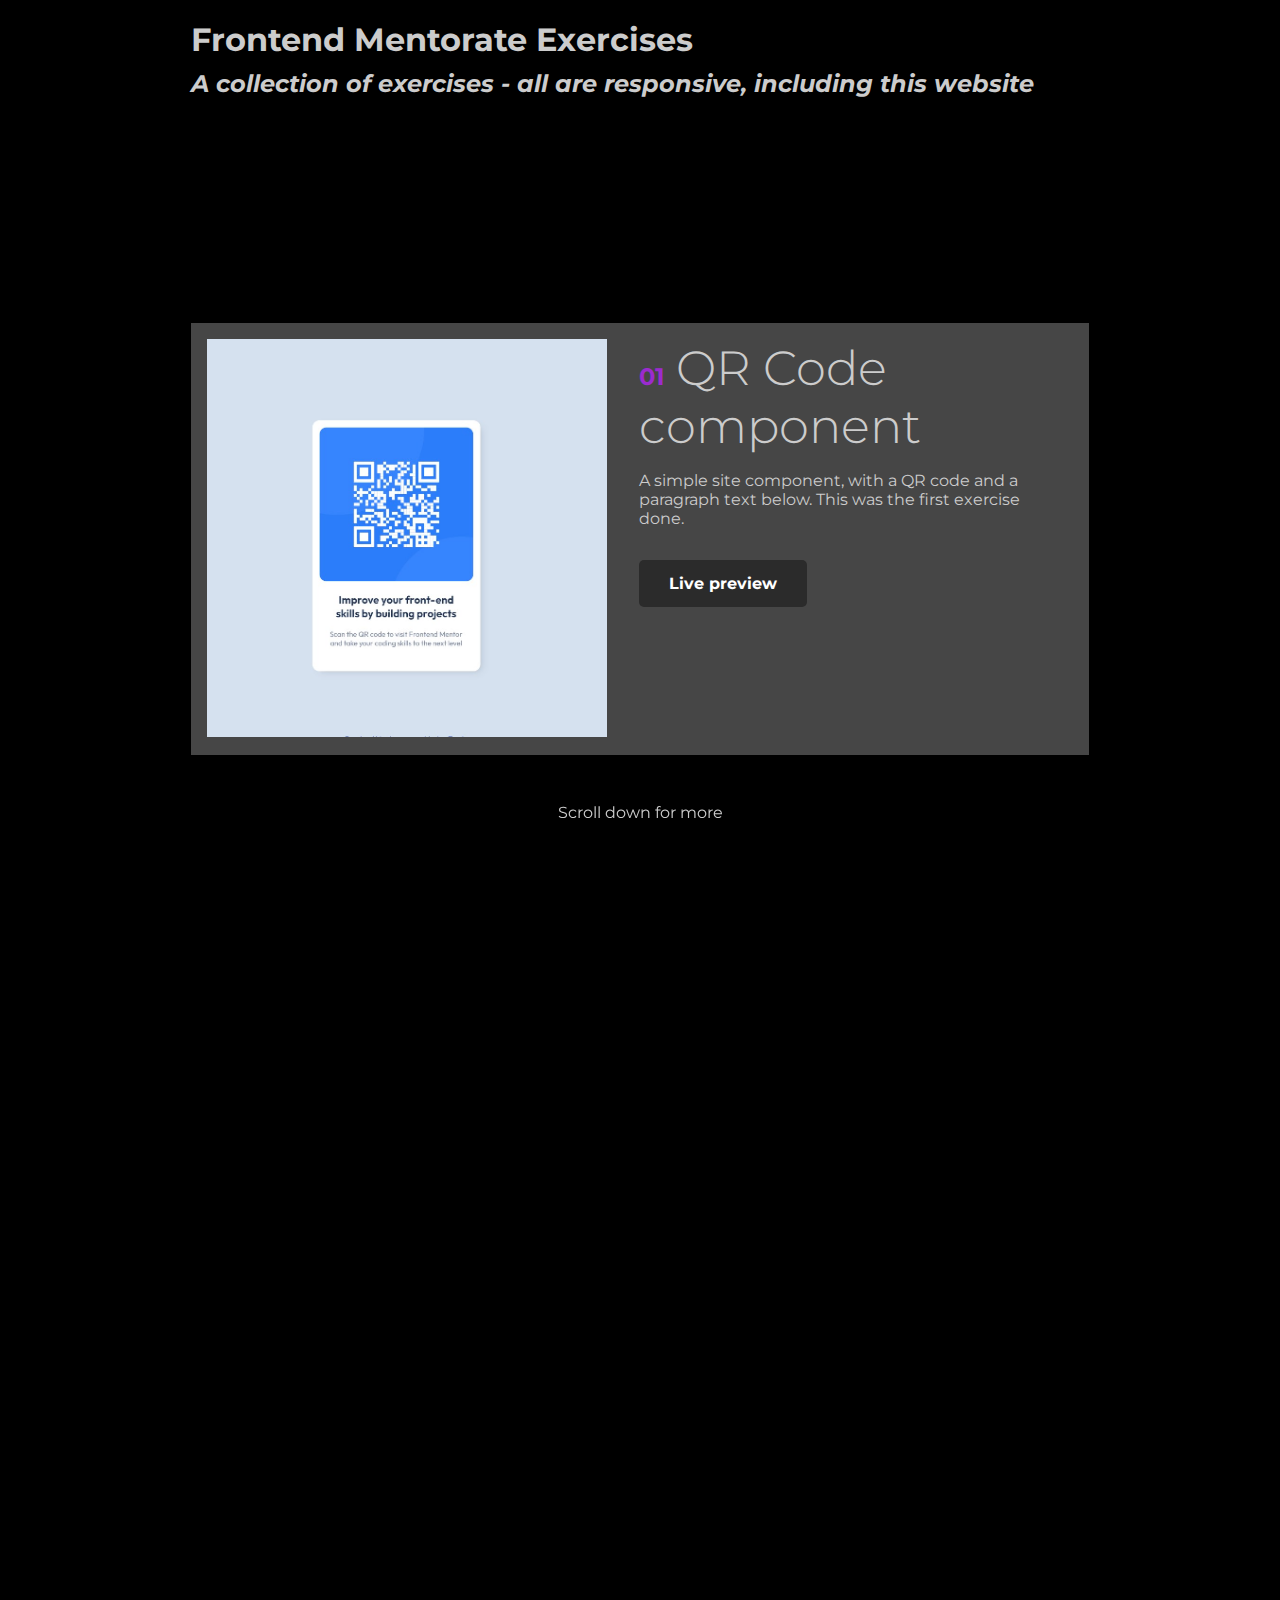
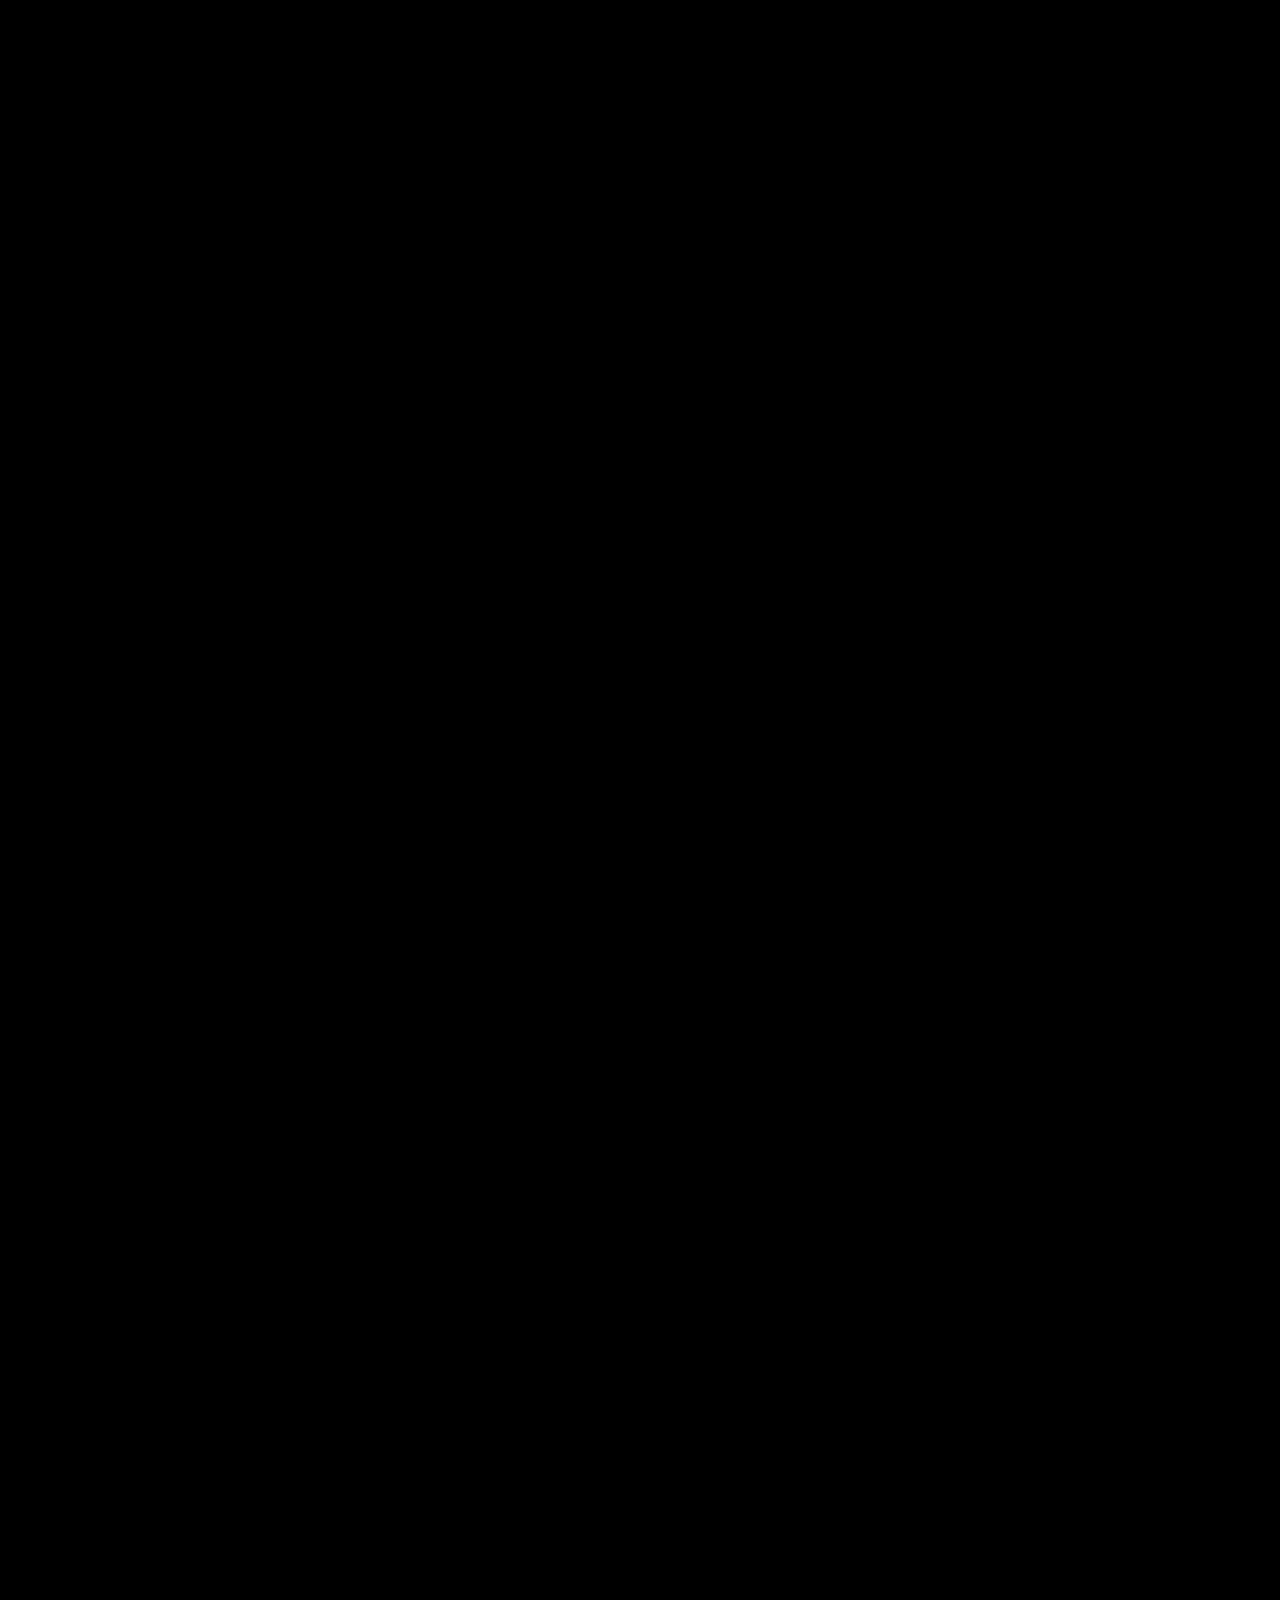
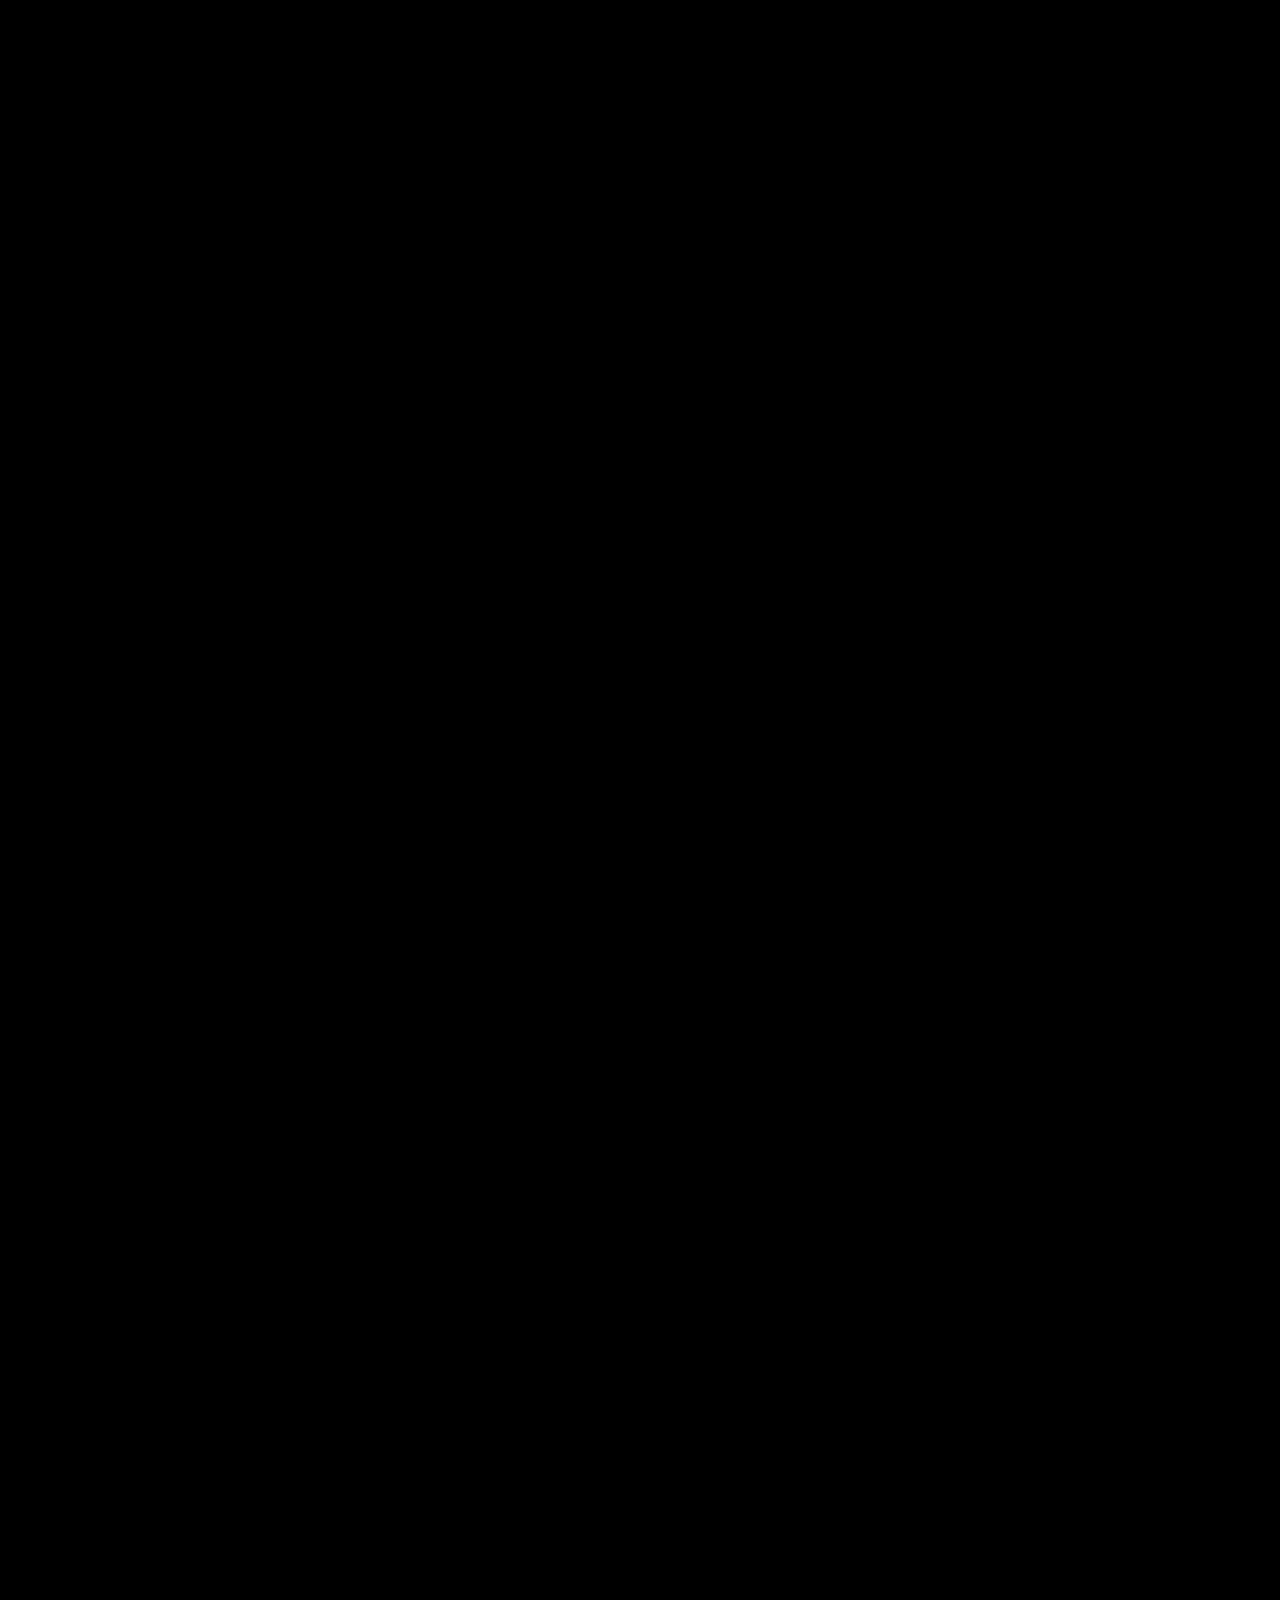
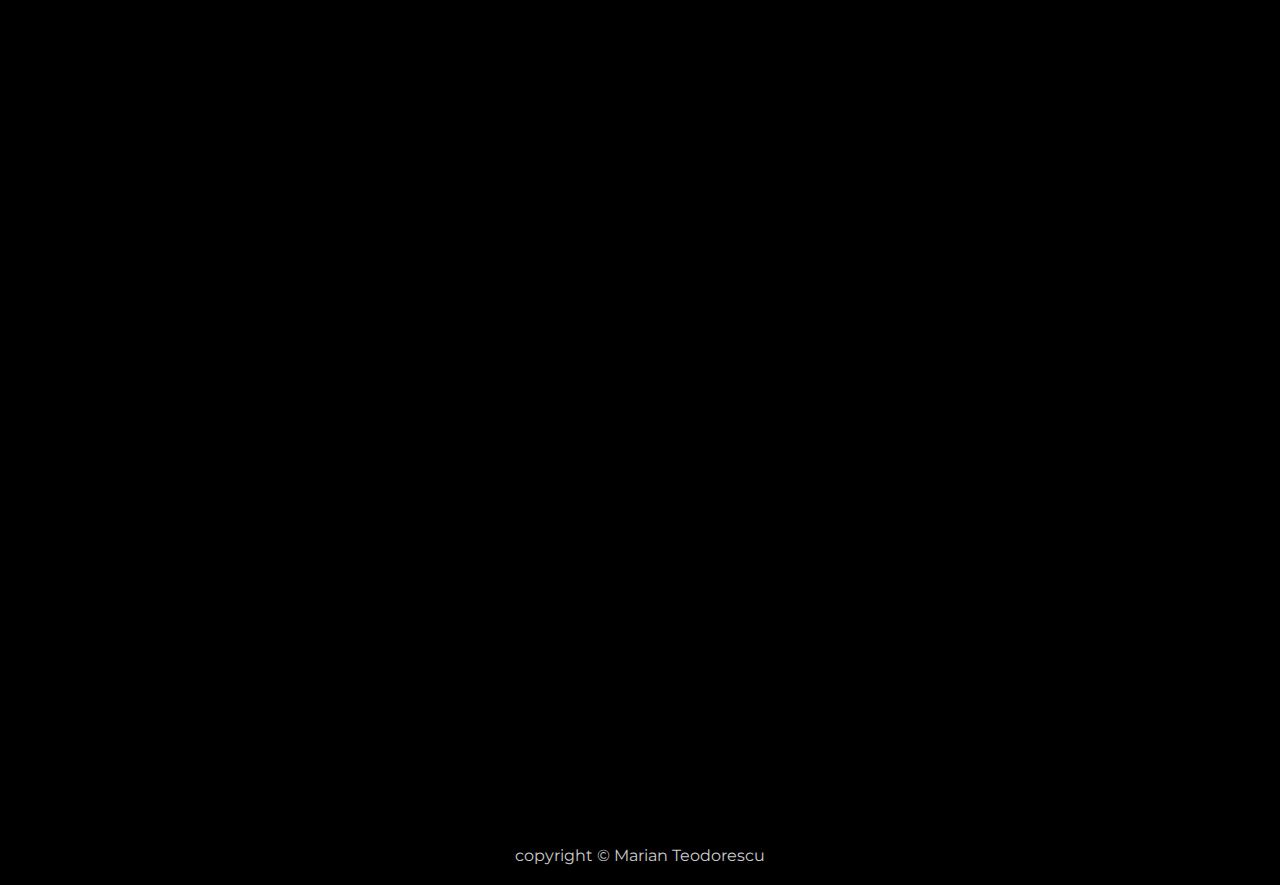
<file: index.html>
<!DOCTYPE html>
<html lang="en">
<head>
    <meta charset="UTF-8">
    <meta http-equiv="X-UA-Compatible" content="IE=edge">
    <meta name="viewport" content="width=device-width, initial-scale=1.0">
    <title>Frontend Mentorate Exercises</title>
    <link rel="stylesheet" type="text/css" href="./css/styles.css">
    <link rel="preconnect" href="https://fonts.googleapis.com">
    <link rel="preconnect" href="https://fonts.gstatic.com" crossorigin>
    <link href="https://fonts.googleapis.com/css2?family=Montserrat:wght@300;500;700&display=swap" rel="stylesheet">
    <script defer src="./js/app.js"></script>
</head>
<body>
    <div class="exercises">
    <header>
        <h1>Frontend Mentorate Exercises</h1>
        <h2><em>A collection of exercises - all are responsive, including this website</em></h2>
    </header>

    <section class="hidden">
        <div class="exercise-container">
            <div class="img">
                <a href="./01-qr-code-component/index.html"><img src="./01-qr-code-component/screenshot.png" height="400px"></a>
            </div>
            <div class="content">
                <h2><a href="./01-qr-code-component/index.html"><span class="number">01</span> QR Code component</a></h2>
                <p>A simple site component, with a QR code and a paragraph text below. This was the first exercise done. </p>
                <a href="./01-qr-code-component/index.html"><button class="button" target="_blank">Live preview</button></a>
            </div>
        </div>
        <div class="scroll hidden"><p>Scroll down for more</p></div>
    </section>

    <section class="hidden">
        <div class="exercise-container reverse">
            <div class="img">
                <a href="./02-price-card-component/index.html"><img src="./02-price-card-component/screenshot.png" height="400px"></a>
            </div>
            <div class="content">
                <h2><a href="./02-price-card-component-main/index.html"><span class="number">02</span>Price card component</a></h2>
                <p>A price card component, with different areas, including button.</p>
                <a href="./02-price-card-component/index.html"><button class="button" target="_blank">Live preview</button></a>
            </div>
        </div>
       
    </section>

    <section class="hidden">
        <div class="exercise-container">
            <div class="img">
                <a href="./03-product-preview-card-component/index.html"><img src="./03-product-preview-card-component/screenshot.png" height="400px"></a>
            </div>
            <div class="content">
                <h2><a href="./03-product-preview-card-component/index.html"><span class="number">03</span>Product preview component</a></h2>
                <p>Product preview component, including an image, a price and a button. </p>
                <a href="./03-product-preview-card-component/index.html"><button class="button" target="_blank">Live preview</button></a>
            </div>
        </div>
    </section>

    <section class="hidden">
        <div class="exercise-container reverse">
            <div class="img">
                <a href="./04-3-column-preview-card-component/index.html"><img src="./04-3-column-preview-card-component/screenshot.png" height="400px"></a>
            </div>
            <div class="content">
                <h2><a href="./04-3-column-preview-card-component/index.html"><span class="number">04</span> 3 column component</a></h2>
                <p>3 columns layout responsive component, all the columns have a matching button based on the containg colour.</p>
                <a href="./04-3-column-preview-card-component/index.html"><button class="button" target="_blank">Live preview</button></a>
            </div>
        </div>

    <section class="hidden">
        <div class="exercise-container">
            <div class="img">
                <a href="./05-landing-page/index.html"><img src="./05-landing-page/screenshot.png" height="400px"></a>
            </div>
            <div class="content">
                <h2><a href="./05-landing-page/index.html"><span class="number">05</span>Landing Page</a></h2>
                <p>Complete landing page, with some nice images and good responsive layout.</p>
                <a href="./05-landing-page/index.html"><button class="button" target="_blank">Live preview</button></a>
            </div>
        </div>
    </section>

    <section class="hidden">
        <div class="exercise-container">
            <div class="img">
                <a href="./06-interactive-rating-component/index.html"><img src="./06-interactive-rating-component/screenshot.png" height="400px"></a>
            </div>
            <div class="content">
                <h2><a href="./06-interactive-rating-component/index.html"><span class="number">06</span>Interactive rating component with JS</a></h2>
                <p>Website rating component, with visual submit confirmation, javascript included.</p>
                <a href="./06-interactive-rating-component/index.html"><button class="button" target="_blank">Live preview</button></a>
            </div>
        </div>
    </section>

    <section class="hidden">
        <div class="exercise-container">
            <div class="img">
                <a href="./07-rock-paper-scissors/"><img src="./07-rock-paper-scissors/screenshot.png" height="400px"></a>
            </div>
            <div class="content">
                <h2><a href="./07-rock-paper-scissors/index.html"><span class="number">07</span>Rock, paper, scissor - a classic game</a></h2>
                <p>This classic game is ready to play. It has a counter for the user points, a confirmation winner screen and a replay button, javascript included.</p>
                <a href="./07-rock-paper-scissors/index.html"><button class="button" target="_blank">Live preview</button></a>
            </div>
        </div>
    </section>

    <section class="hidden">
        <div class="exercise-container">
            <div class="img">
                <a href="./08-world-country-visualiser/"><img src="./08-world-country-visualiser/screenshot.png" height="400px"></a>
            </div>
            <div class="content">
                <h2><a href="./08-world-country-visualiser/index.html"><span class="number">08</span>World country visualiser</a></h2>
                <p>This small app is connecting to an free API and retrieves the information about all the countries around the globe. You can search for a specific country or see some informations about a specific one.</p>
                <a href="./08-world-country-visualiser/index.html"><button class="button" target="_blank">Live preview</button></a>
            </div>
        </div>
    </section>
</div>
    <footer>
        <p class="center-text">copyright &#169; Marian Teodorescu</p>
    </footer>
</body>
</html>
</file>
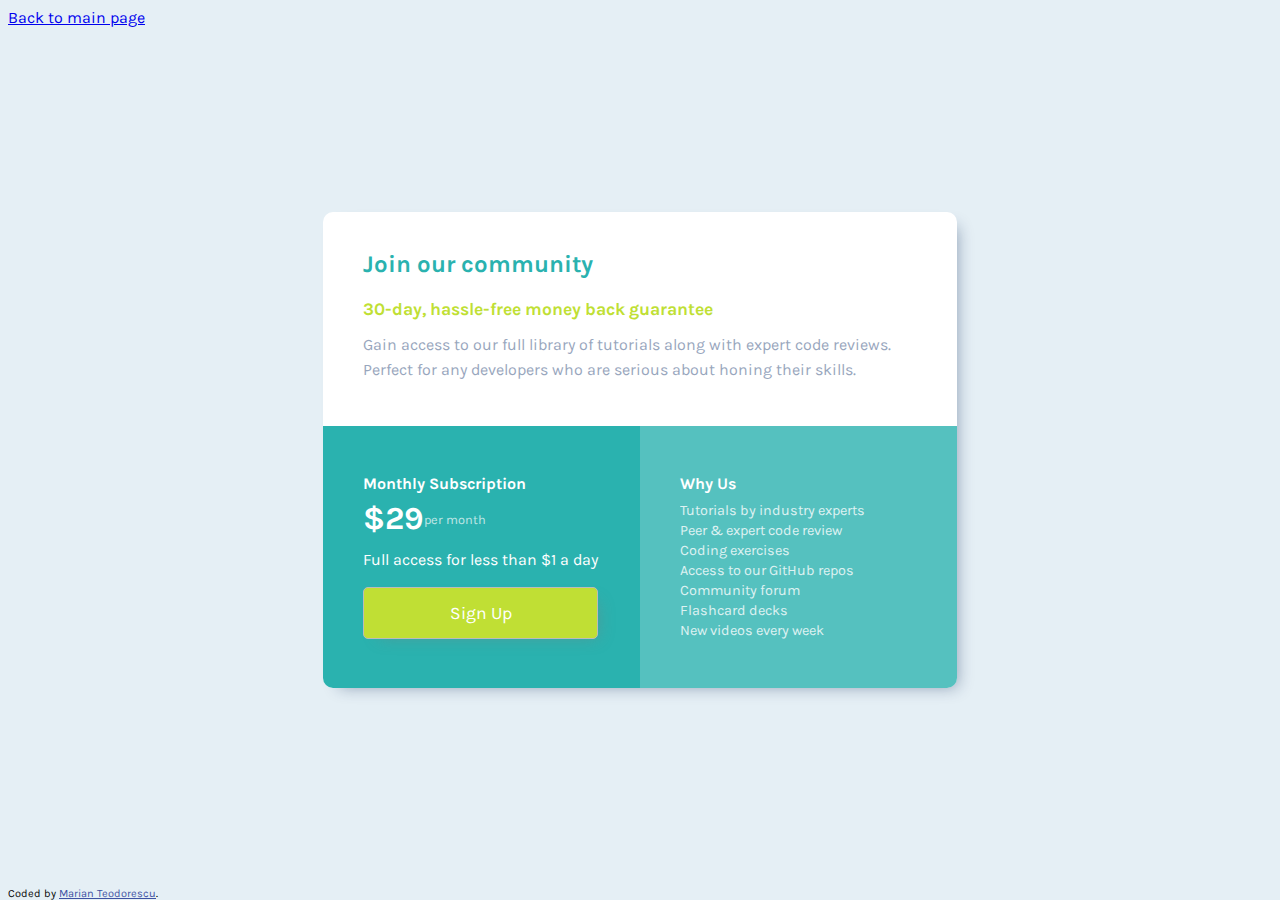
<file: 01-price-card-component-main/index.html>
<!DOCTYPE html>
<html lang="en">
<head>
  <meta charset="UTF-8">
  <meta name="viewport" content="width=device-width, initial-scale=1.0"> <!-- displays site properly based on user's device -->
  <link rel="stylesheet" href="./style.css">
  <link rel="preconnect" href="https://fonts.gstatic.com" crossorigin>
  <link href="https://fonts.googleapis.com/css2?family=Karla:wght@400;700&display=swap" rel="stylesheet">
  <title>Frontend Mentor | Single Price Grid Component</title>
</head>
<body>
  <a href="../index.html">Back to main page</a>
  <div id="container">
    <div id="top-section">
      <h2>Join our community</h2>
      <h4>30-day, hassle-free money back guarantee</h4>
      <p>Gain access to our full library of tutorials along with expert code reviews.</p>
      <p>Perfect for any developers who are serious about honing their skills.</p>
    </div>
    <div id="bottom-section">
      <div id="bottom-left">
        <h4>Monthly Subscription</h4>
          <div id="price-container">
            <div id="price">&dollar;29</div><div id="duration">per month</div>
          </div>
        <p>Full access for less than &dollar;1 a day</p>
        <button onclick="alertuser()">Sign Up</button>
      </div>
      <div id="bottom-right">
        <h4>Why Us</h4>
        <ul>
          <li>Tutorials by industry experts</li>
          <li>Peer &amp; expert code review</li>
          <li>Coding exercises</li>
          <li>Access to our GitHub repos</li>
          <li>Community forum</li>
          <li>Flashcard decks</li>
          <li>New videos every week</li>
        </ul>
      </div>
    </div>
  </div>
  <footer>
    <p class="attribution">
      Coded by <a href="https://github.com/mariante0dorescu">Marian Teodorescu</a>.
    </p>
  </footer>
  <script src="./index.js"></script>
</body>
</html>
</file>
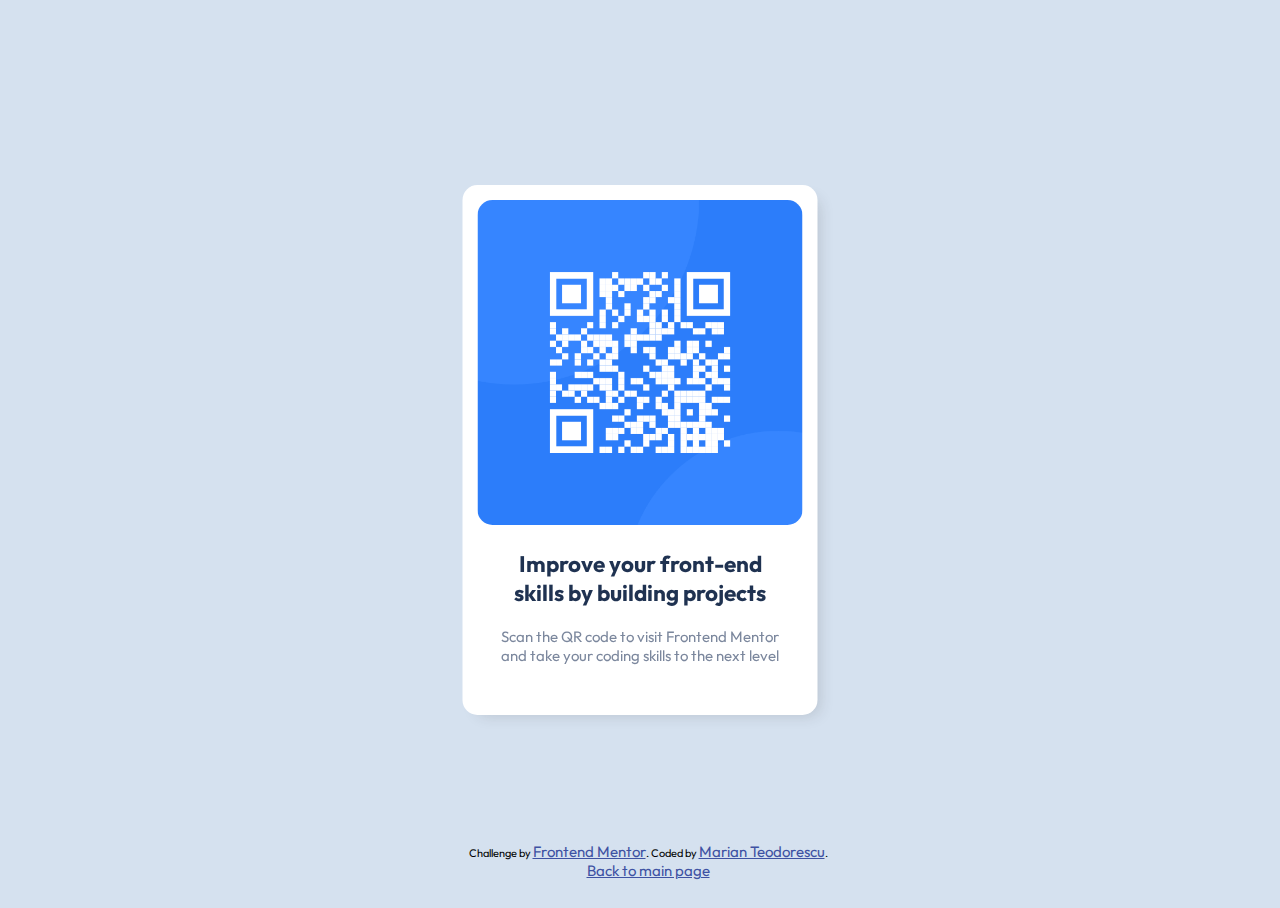
<file: 01-qr-code-component/index.html>
<!DOCTYPE html>
<html lang="en">
<head>
  <meta charset="UTF-8">
  <meta name="viewport" content="width=device-width, initial-scale=1.0"> <!-- displays site properly based on user's device -->
  <link rel="stylesheet" href="./css/style.css">
  <link rel="icon" type="image/png" sizes="32x32" href="./images/favicon-32x32.png">
  <link rel="preconnect" href="https://fonts.googleapis.com">
  <link rel="preconnect" href="https://fonts.gstatic.com" crossorigin>
  <link href="https://fonts.googleapis.com/css2?family=Outfit:wght@400;700&display=swap" rel="stylesheet">  

  <title>Frontend Mentor | QR code component</title>

</head>
<body>
<div class="container">
  <div class="top-image"><img src="./images/image-qr-code.png" alt="qr code" /></div>
  <div>
    <p id="title">Improve your front-end skills by building projects</p>
    <p id="body-text">Scan the QR code to visit Frontend Mentor and take your coding skills to the next level</p>
  </div>
</div>
<footer>
  <div class="attribution">
    Challenge by <a href="https://www.frontendmentor.io?ref=challenge" target="_blank">Frontend Mentor</a>. 
    Coded by <a href="https://github.com/mariante0dorescu/">Marian Teodorescu</a>.<br><a href="../index.html">Back to main page</a> 
  </div>
</footer>
</body>
</html>
</file>
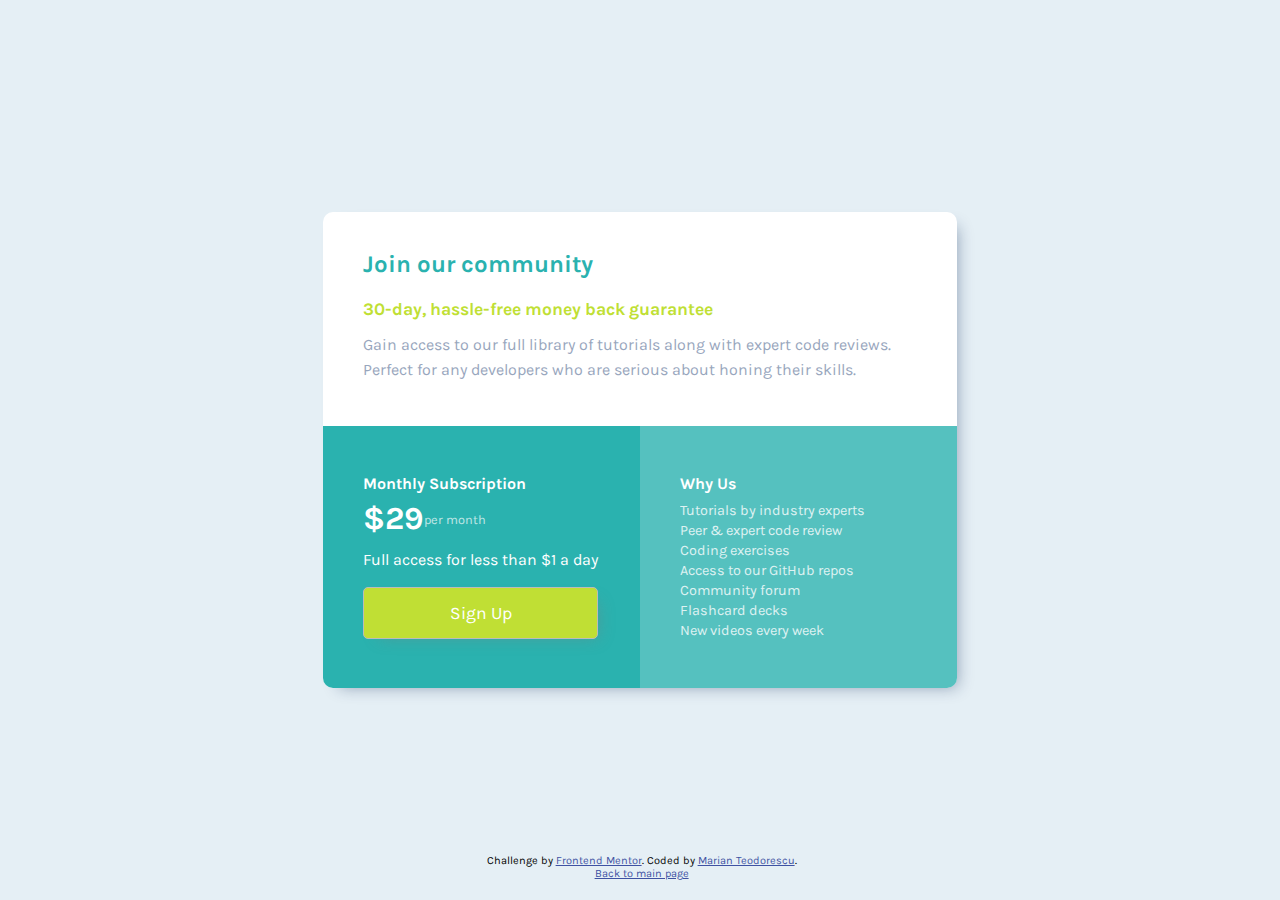
<file: 02-price-card-component/index.html>
<!DOCTYPE html>
<html lang="en">
<head>
  <meta charset="UTF-8">
  <meta name="viewport" content="width=device-width, initial-scale=1.0"> <!-- displays site properly based on user's device -->
  <link rel="stylesheet" href="./style.css">
  <link rel="preconnect" href="https://fonts.gstatic.com" crossorigin>
  <link href="https://fonts.googleapis.com/css2?family=Karla:wght@400;700&display=swap" rel="stylesheet">
  <title>Frontend Mentor | Single Price Grid Component</title>
</head>
<body>
  <div id="container">
    <div id="top-section">
      <h2>Join our community</h2>
      <h4>30-day, hassle-free money back guarantee</h4>
      <p>Gain access to our full library of tutorials along with expert code reviews.</p>
      <p>Perfect for any developers who are serious about honing their skills.</p>
    </div>
    <div id="bottom-section">
      <div id="bottom-left">
        <h4>Monthly Subscription</h4>
          <div id="price-container">
            <div id="price">&dollar;29</div><div id="duration">per month</div>
          </div>
        <p>Full access for less than &dollar;1 a day</p>
        <button onclick="alertuser()">Sign Up</button>
      </div>
      <div id="bottom-right">
        <h4>Why Us</h4>
        <ul>
          <li>Tutorials by industry experts</li>
          <li>Peer &amp; expert code review</li>
          <li>Coding exercises</li>
          <li>Access to our GitHub repos</li>
          <li>Community forum</li>
          <li>Flashcard decks</li>
          <li>New videos every week</li>
        </ul>
      </div>
    </div>
  </div>
  <footer>
    <div class="attribution">
      Challenge by <a href="https://www.frontendmentor.io?ref=challenge" target="_blank">Frontend Mentor</a>. 
      Coded by <a href="https://github.com/mariante0dorescu/">Marian Teodorescu</a>.<br><a href="../index.html">Back to main page</a> 
    </div>
  </footer>
  <script src="./index.js"></script>
</body>
</html>
</file>
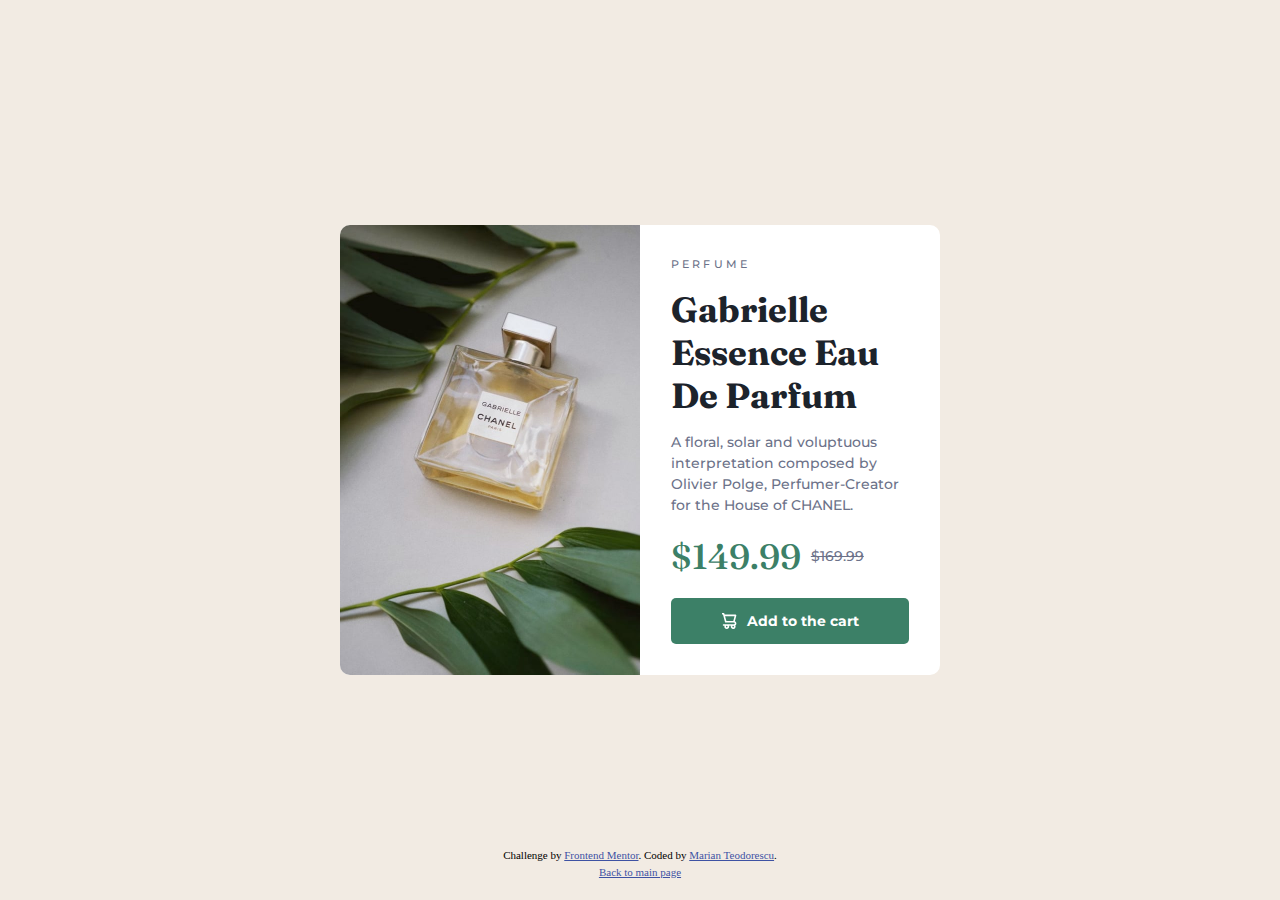
<file: 03-product-preview-card-component/index.html>
<!DOCTYPE html>
<html lang="en">
<head>
  <meta charset="UTF-8">
  <meta name="viewport" content="width=device-width, initial-scale=1.0"> <!-- displays site properly based on user's device -->
  <link rel="stylesheet" type="text/css" href="./css/styles.css">
  <link rel="icon" type="image/png" sizes="32x32" href="./images/favicon-32x32.png">
  <link rel="stylesheet" href="https://cdnjs.cloudflare.com/ajax/libs/font-awesome/4.7.0/css/font-awesome.min.css" integrity="sha384-DyZ88mC6Up2uqS4h/KRgHuoeGwBcD4Ng9SiP4dIRy0EXTlnuz47vAwmeGwVChigm" crossorigin="anonymous"/>

  <title>Frontend Mentor | Product preview card component</title>

  <!-- Feel free to remove these styles or customise in your own stylesheet 👍 -->
  <style>
    .attribution { font-size: 11px; text-align: center; }
    .attribution a { color: hsl(228, 45%, 44%); }
  </style>
</head>

<body>   
  <div class="container">
    <div class="image"></div>
    <div class="content">
      <h2>Perfume</h2>
      <h1>Gabrielle Essence Eau De Parfum</h1>
      <p>A floral, solar and voluptuous interpretation composed by Olivier Polge, 
        Perfumer-Creator for the House of CHANEL.</p>
        <div class="prices">
          <p class="price-large">$149.99</p>
          <p class="price-small">$169.99</p>
        </div>
      <button class="button"><img class="icon" src="./images/icon-cart.svg" alt="shopping cart icon">Add to the cart</button>
    </div>
  </div>
  
  <footer>
    <div class="attribution">
      Challenge by <a href="https://www.frontendmentor.io?ref=challenge" target="_blank">Frontend Mentor</a>. 
      Coded by <a href="https://github.com/mariante0dorescu/">Marian Teodorescu</a>.<br><a href="../index.html">Back to main page</a> 
    </div>
  </footer>
</body>
</html>
</file>
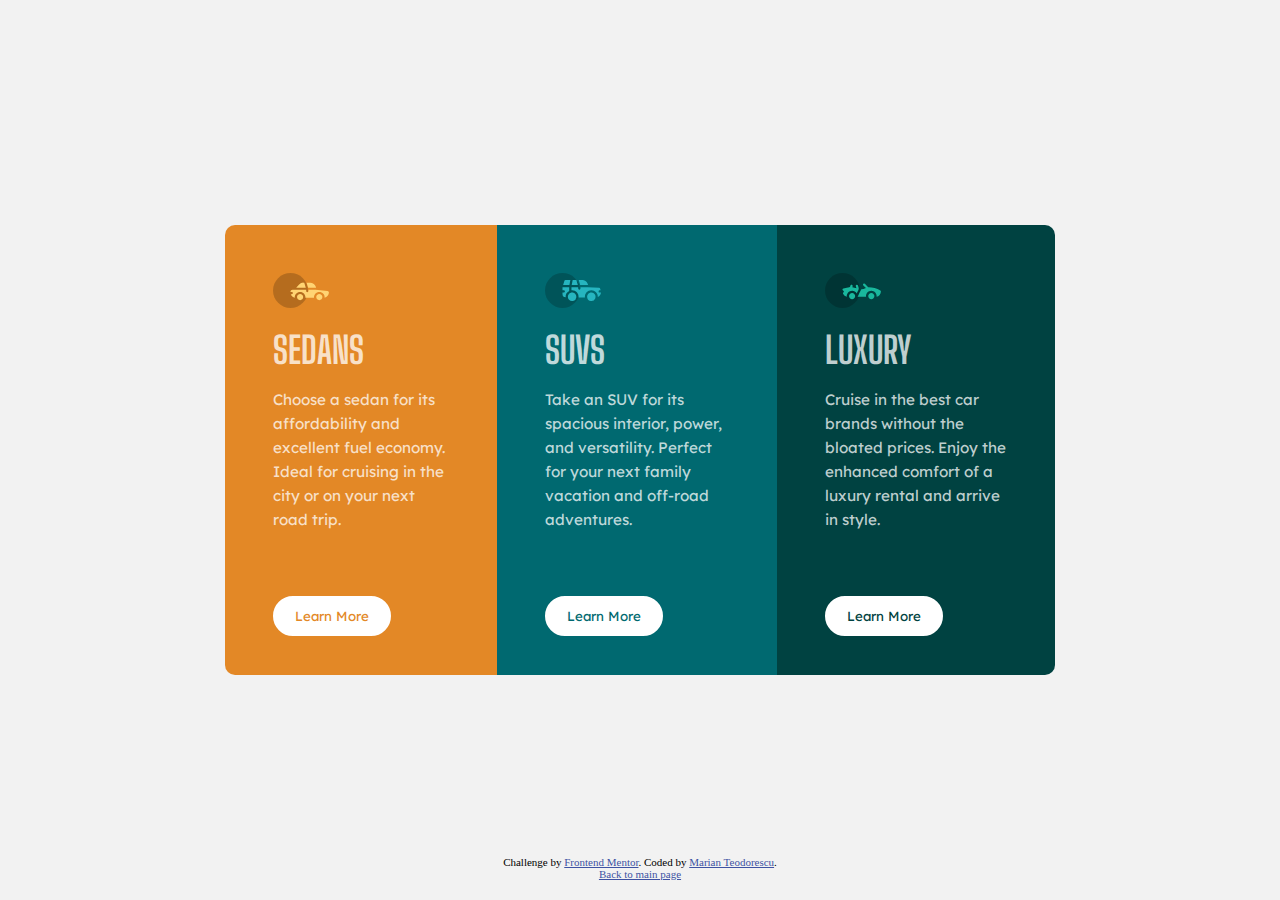
<file: 04-3-column-preview-card-component/index.html>
<!DOCTYPE html>
<html lang="en">
<head>
  <meta charset="UTF-8">
  <meta name="viewport" content="width=device-width, initial-scale=1.0"> <!-- displays site properly based on user's device -->

  <link rel="icon" type="image/png" sizes="32x32" href="./images/favicon-32x32.png">
  <link rel="stylesheet" href="./css/styles.css">
  <title>Frontend Mentor | 3-column preview card component</title>

  <!-- Feel free to remove these styles or customise in your own stylesheet 👍 -->
  <style>
    .attribution { font-size: 11px; text-align: center; }
    .attribution a { color: hsl(228, 45%, 44%); }
  </style>
</head>
<body>
  <div class="container">
    <div class="content orange">
      <img src="./images/icon-sedans.svg" alt="sedans icon">
      <h1>Sedans</h1>
      <p>Choose a sedan for its affordability and excellent fuel economy. Ideal for cruising in the city 
        or on your next road trip.</p>
      <button class="button orange">Learn More</button>
    </div>
    <div class="content blue">
      <img src="./images/icon-suvs.svg" alt="suvs icon">
      <h1>SUVs</h1>
      <p>Take an SUV for its spacious interior, power, and versatility. Perfect for your next family vacation 
        and off-road adventures.</p>
        <button class="button blue">Learn More</button>
    </div>
    <div class="content green">
      <img src="./images/icon-luxury.svg" alt="luxury icon">
      <h1>Luxury</h1>
      <p>Cruise in the best car brands without the bloated prices. Enjoy the enhanced comfort of a luxury 
        rental and arrive in style.</p>
        <button class="button green">Learn More</button>
    </div>
  </div>
  <footer>
    <div class="attribution">
      Challenge by <a href="https://www.frontendmentor.io?ref=challenge" target="_blank">Frontend Mentor</a>. 
      Coded by <a href="https://github.com/mariante0dorescu/">Marian Teodorescu</a>.<br><a href="../index.html">Back to main page</a> 
    </div>
  </footer>
</body>
</html>
</file>
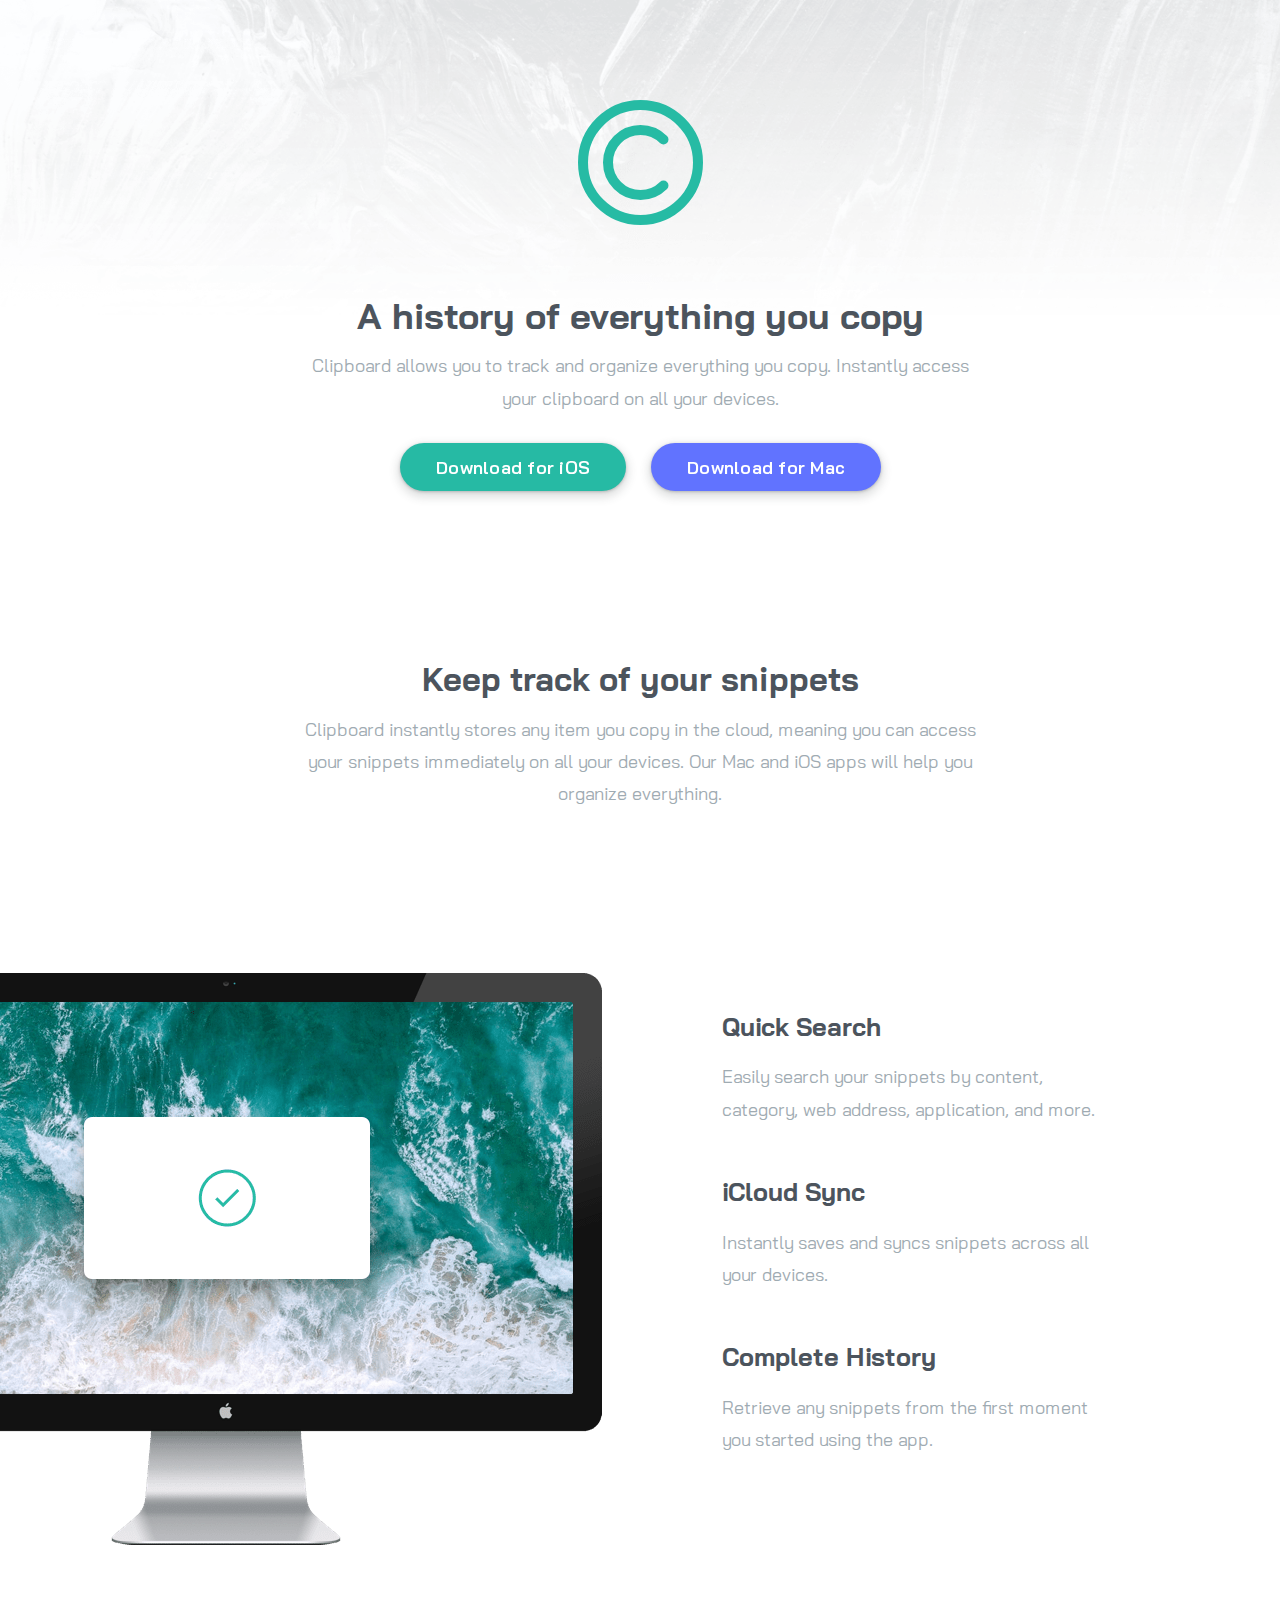
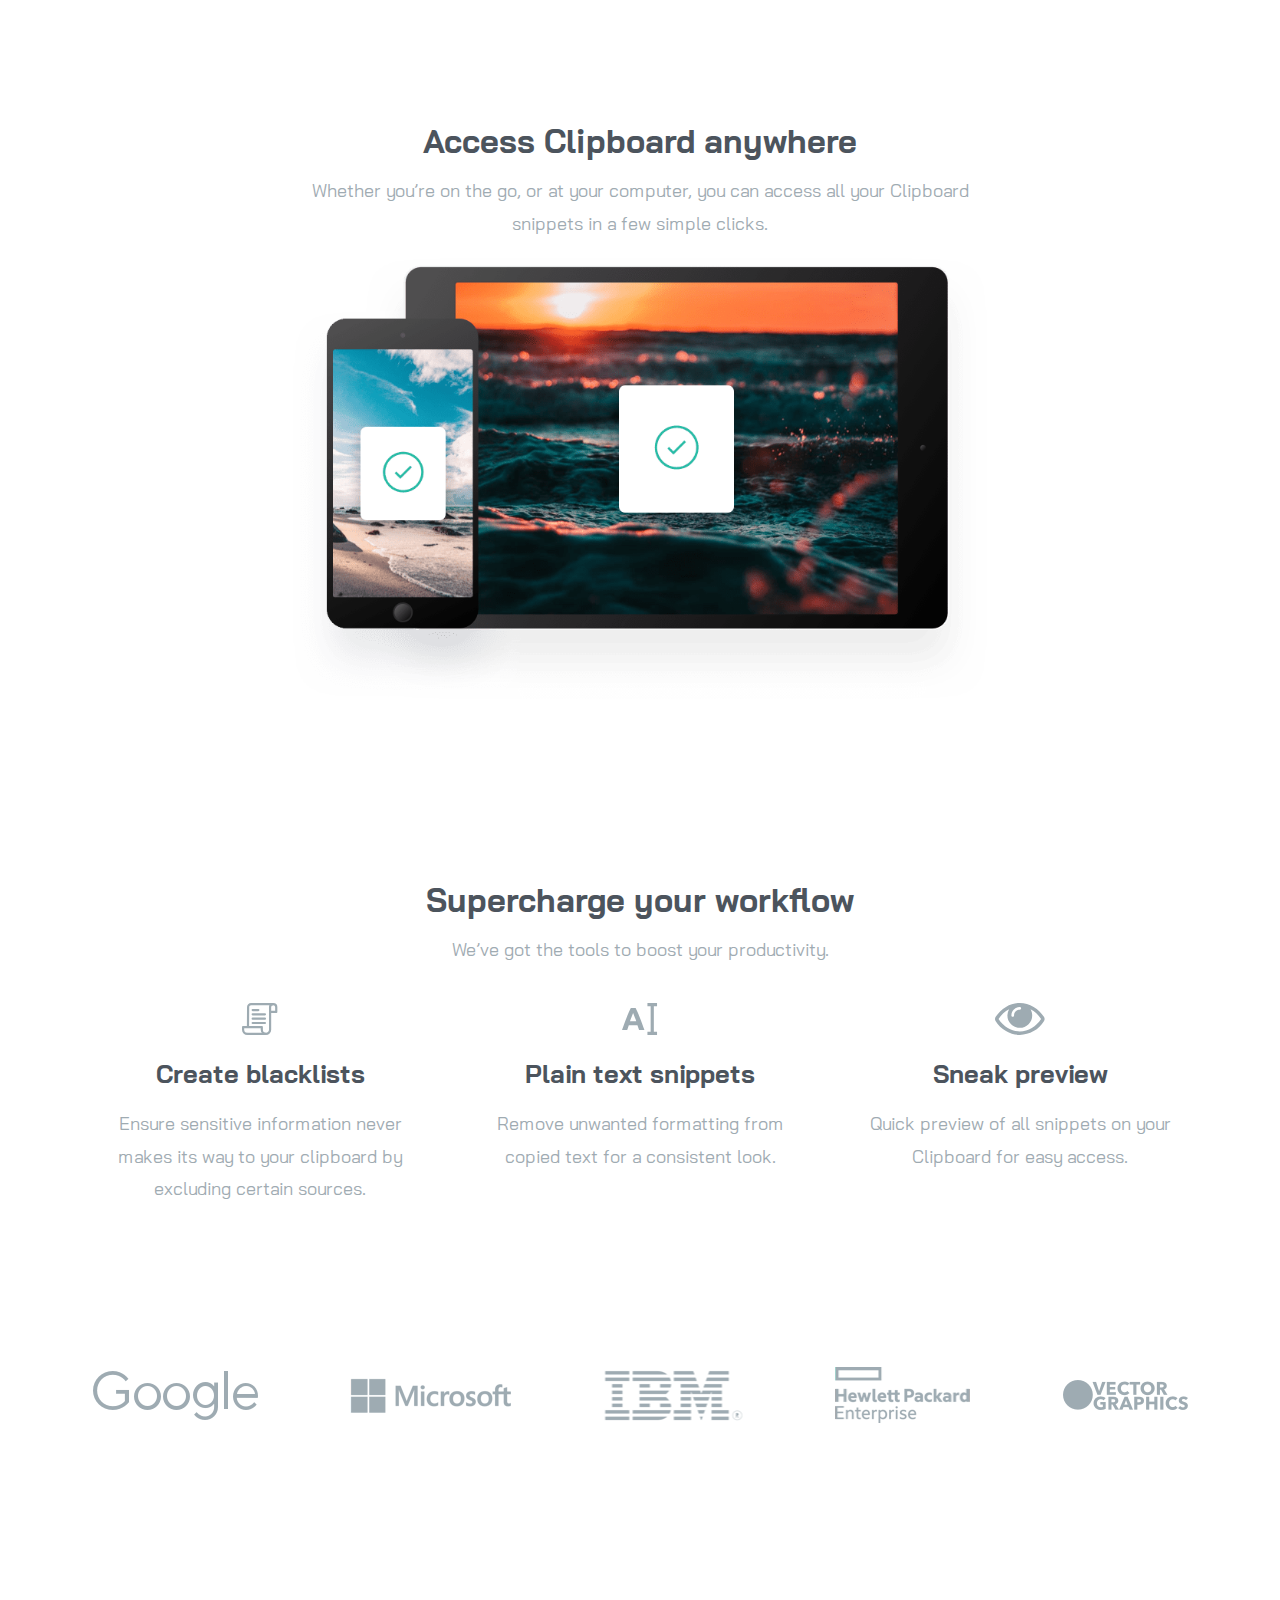
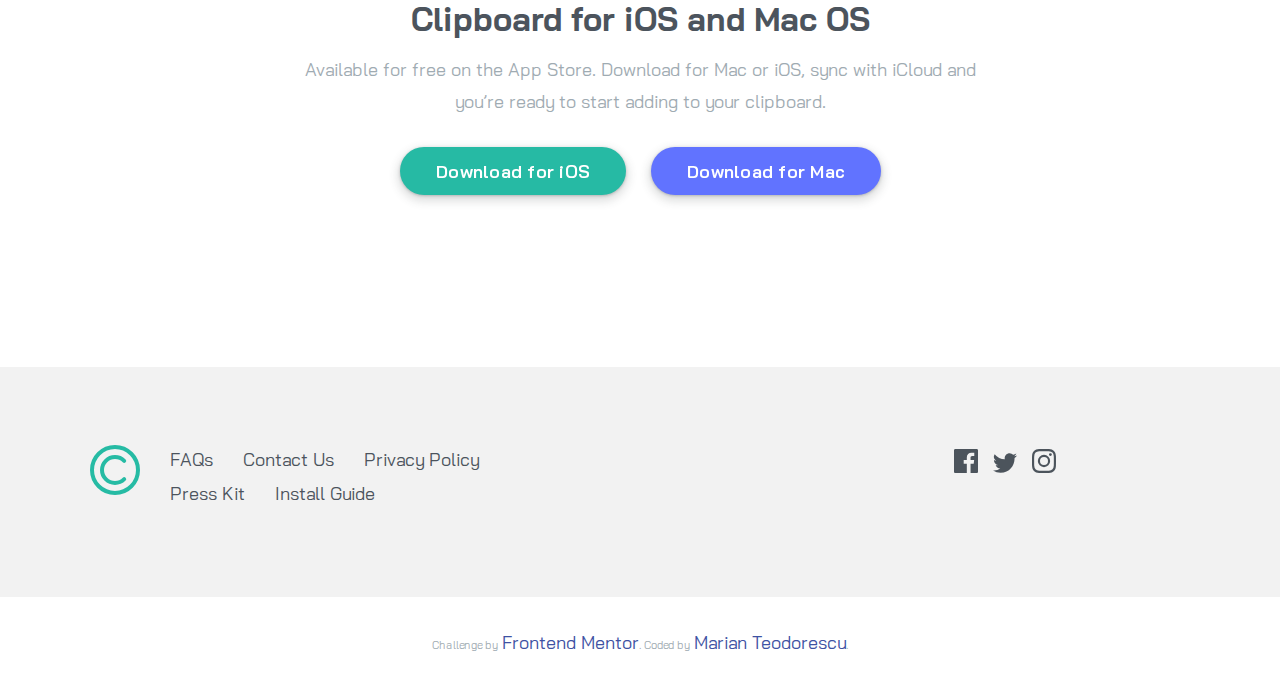
<file: 05-landing-page/index.html>
<!DOCTYPE html>
<html lang="en">
<head>
  <meta charset="UTF-8">
  <meta name="viewport" content="width=device-width, initial-scale=1.0"> <!-- displays site properly based on user's device -->

  <link rel="icon" type="image/png" sizes="32x32" href="./images/favicon-32x32.png">
  <link rel="stylesheet" href="./css/styles.css">
  <title>Frontend Mentor | Clipboard landing page</title>

  <!-- Feel free to remove these styles or customise in your own stylesheet 👍 -->
  <style>
    .attribution { font-size: 11px; text-align: center; }
    .attribution a { color: hsl(228, 45%, 44%); }
  </style>
</head>
<body>
  <header>
    <img class="logo" src="./images/logo.svg" alt="logo">
    <h1>A history of everything you copy</h1>
    <p>Clipboard allows you to track and organize everything you 
      copy. Instantly access your clipboard on all your devices.</p>
    <button class="button ios">Download for iOS</button>
    <button class="button mac">Download for Mac</button>
  </header>

  <section class="no-image-info">
    <h2>Keep track of your snippets</h2>
    <p>Clipboard instantly stores any item you copy in the cloud, 
    meaning you can access your snippets immediately on all your 
    devices. Our Mac and iOS apps will help you organize everything.</p>
  </section>

    
  <section class="image-info">
    <div class="image-info-container">
        <img src="./images/image-computer.png" alt="computer">
      <div class="image-info-content">
        <div >
          <h3>Quick Search</h3>
          <p>Easily search your snippets by content, category, web address, application, and more.</p>
        </div>
        <div>
          <h3>iCloud Sync</h3>
          <p>Instantly saves and syncs snippets across all your devices.</p>
        </div>
        <div>
          <h3>Complete History</h3>
          <p>Retrieve any snippets from the first moment you started using the app.</p>
        </div>
      </div>
    </div>
  </section>
    

  <section class="no-image-info">
    <h2>Access Clipboard anywhere</h2>
    <p>Whether you’re on the go, or at your computer, you can access all your Clipboard 
      snippets in a few simple clicks.</p>
    <img src="./images/image-devices.png" alt="iphone image">
  </section>


  <section class="no-image-info extra">
    <h2>Supercharge your workflow</h2>
    <p>We’ve got the tools to boost your productivity.</p>
  </section>

  <section class="no-image-info extra">
    <div class="service-container">
      <div class="service">
        <img src="./images/icon-blacklist.svg" alt="blacklist icon">
        <h3>Create blacklists</h3>
        <p>Ensure sensitive information never makes its way to your clipboard by excluding certain sources.</p>
      </div>
      <div class="service">
        <img src="./images/icon-text.svg" alt="text snippets icon">
        <h3>Plain text snippets</h3>
        <p>Remove unwanted formatting from copied text for a consistent look.</p>
      </div>
      <div class="service">
        <img src="./images/icon-preview.svg" alt="sneak preview icon">
        <h3>Sneak preview</h3>
        <p>Quick preview of all snippets on your Clipboard for easy access.</p>
      </div>    
    </div>
  </section>

  <section class="logos">
    <img class="space" src="./images/logo-google.png" alt="google logo">
    <img src="./images/logo-microsoft.png" alt="microsoft logo">
    <img src="./images/logo-ibm.png" alt="ibm logo">
    <img src="./images/logo-hp.png" alt="hp logo">
    <img src="./images/logo-vector-graphics.png" alt="vector graphics logo">  
  </section>

  <section class="no-image-info">
    <h2>Clipboard for iOS and Mac OS</h2>
    <p>Available for free on the App Store. Download for Mac or iOS, sync with iCloud 
      and you’re ready to start adding to your clipboard.</p>
      <button class="button ios">Download for iOS</button>
    <button class="button mac">Download for Mac</button>
  </section>

  <section class="fake-footer">
    <div class="footer-container extra">
      <div class="footer-logo">
        <img class="logo" src="./images/logo.svg" alt="logo"></div>
      <div class="footer-links">
        <ul>
          <li><a href="#">FAQs</a></li>
          <li><a href="#">Contact Us</a></li>
          <li><a href="#">Privacy Policy</a></li>
          <li><a href="#">Press Kit</a></li>
          <li><a href="#">Install Guide</a></li>
        </ul>
      </div>
      <div class="footer-social-media">
        <img src="./images/icon-facebook.svg" alt="facebook">
        <img src="./images/icon-twitter.svg" alt="twitter">
        <img src="./images/icon-instagram.svg" alt="icon-instagram">
      </div>
    </div>
  </section>

  
  
  <footer>
    <p class="attribution">
      Challenge by <a href="https://www.frontendmentor.io?ref=challenge" target="_blank">Frontend Mentor</a>. 
      Coded by <a href="https://github.com/mariante0dorescu">Marian Teodorescu</a>.
    </p>
  </footer>
</body>
</html>
</file>
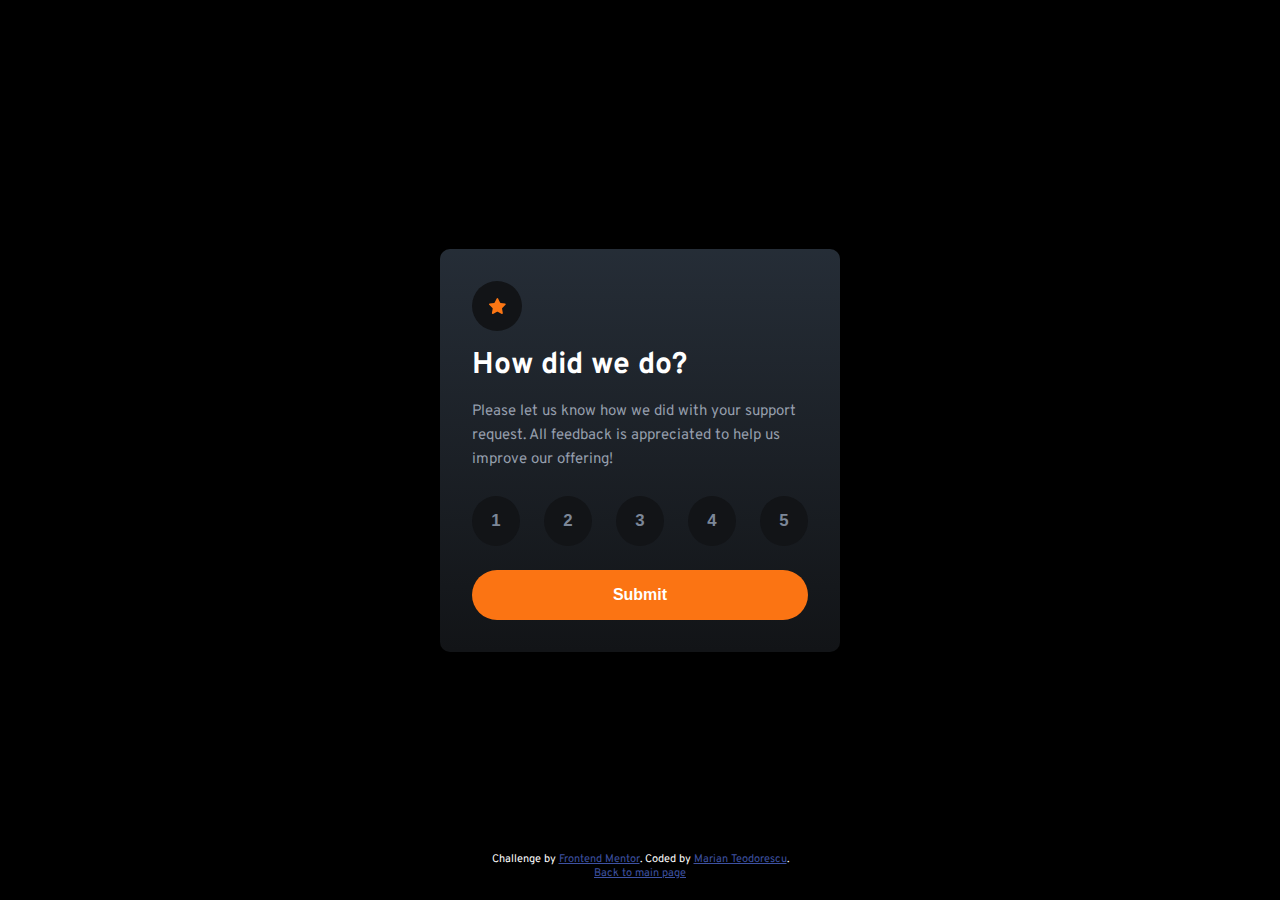
<file: 06-interactive-rating-component/index.html>
<!DOCTYPE html>
<html lang="en">
  <head>
    <meta charset="UTF-8" />
    <meta name="viewport" content="width=device-width, initial-scale=1.0" />
    <!-- displays site properly based on user's device -->

    <link
      rel="icon"
      type="image/png"
      sizes="32x32"
      href="./images/favicon-32x32.png"
    />

    <title>Frontend Mentor | Interactive rating component</title>

    <!-- Feel free to remove these styles or customise in your own stylesheet 👍 -->
    <style>
      .attribution {
        font-size: 11px;
        text-align: center;
      }
      .attribution a {
        color: hsl(228, 45%, 44%);
      }
    </style>
    <link rel="stylesheet" href="./css/styles.css" />
  </head>
  <body>
    <div class="container-rate">
      <!-- Rating state start -->
      <div class="icon"><img src="./images/icon-star.svg" alt="icon" /></div>
      <h1>How did we do?</h1>
      <p>
        Please let us know how we did with your support request. All feedback is
        appreciated to help us improve our offering!
      </p>
      <div class="ratings">
        <button id="one" class="rate">1</button>
        <button id="two" class="rate">2</button>
        <button id="three" class="rate">3</button>
        <button id="four" class="rate">4</button>
        <button id="five" class="rate">5</button>
      </div>
      <button class="submit-btn">Submit</button>
      <!-- Rating state end -->
    </div>
    <div class="container-thanks centered hidden">
      <!-- Thank you state start -->
      <div class="illustration">
        <img src="./images/illustration-thank-you.svg" alt="icon" />
      </div>
      <div class="rating-text">
        You selected <span class="submit-rate">4</span> out of 5
      </div>
      <h1>Thank you!</h1>
      <p>
        We appreciate you taking the time to give a rating. If you ever need
        more support, don’t hesitate to get in touch!
      </p>
      <!-- Thank you state end -->
    </div>
    <footer>
      <div class="attribution">
        Challenge by
        <a href="https://www.frontendmentor.io?ref=challenge" target="_blank"
          >Frontend Mentor</a
        >. Coded by
        <a href="https://github.com/mariante0dorescu/">Marian Teodorescu</a
        >.<br /><a href="../index.html">Back to main page</a>
      </div>
    </footer>
  </body>
  <script src="./js/script.js"></script>
</html>
</file>
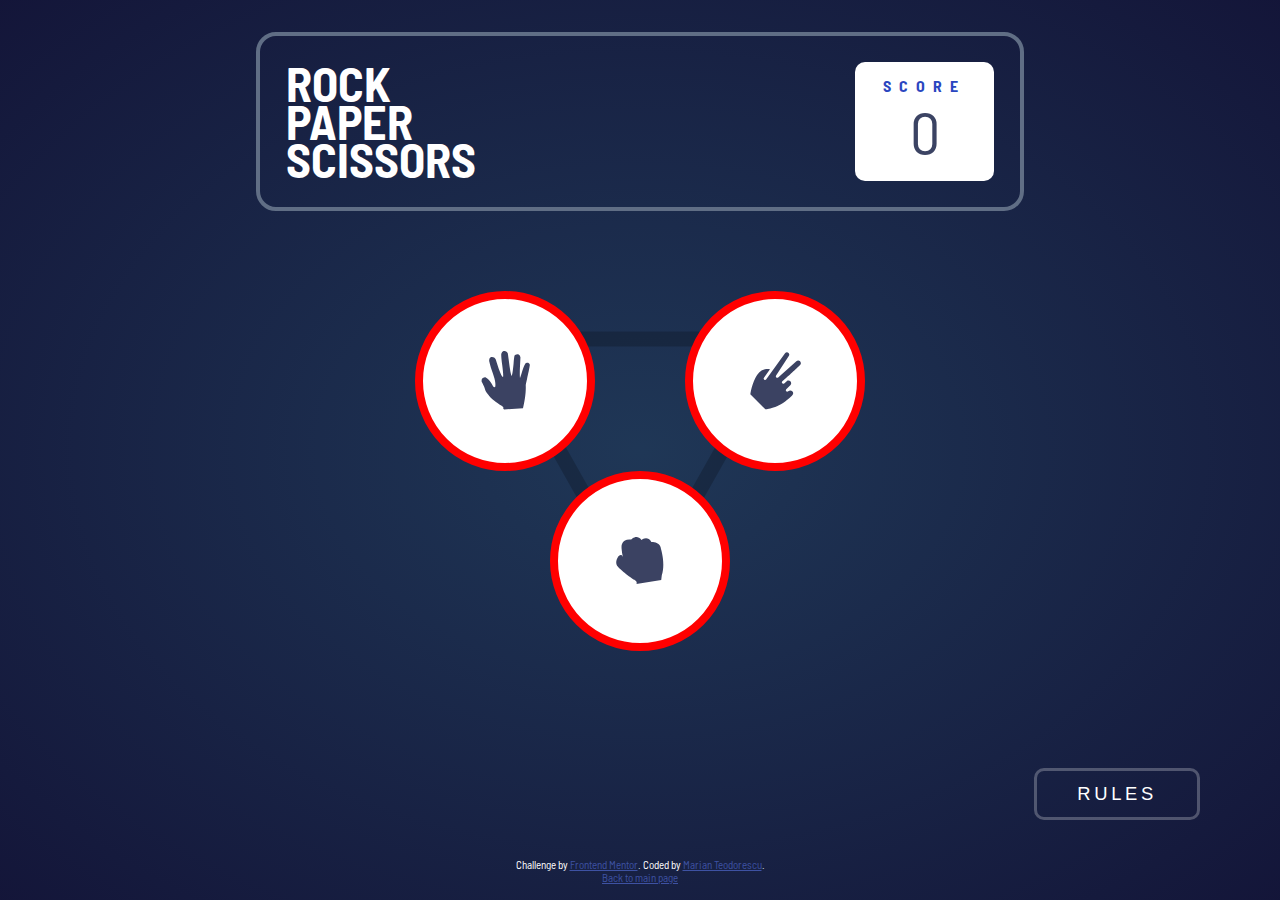
<file: 07-rock-paper-scissors/index.html>
<!DOCTYPE html>
<html lang="en">
  <head>
    <meta charset="UTF-8" />
    <meta name="viewport" content="width=device-width, initial-scale=1.0" />
    <!-- displays site properly based on user's device -->

    <link
      rel="icon"
      type="image/png"
      sizes="32x32"
      href="./images/favicon-32x32.png"
    />
    <link rel="stylesheet" href="./css/styles.css" />
    <title>Frontend Mentor | Rock, Paper, Scissors</title>
    <!-- Feel free to remove these styles or customise in your own stylesheet 👍 -->
    <style>
      .attribution {
        font-size: 11px;
        text-align: center;
      }
      .attribution a {
        color: hsl(228, 45%, 44%);
      }
    </style>
  </head>
  <body>
    <div class="main-container">
      <header class="main-header">
        <h1>Rock<br />Paper<br />Scissors</h1>
        <div class="score">
          <h2>SCORE</h2>
          <p class="display-score">0</p>
        </div>
        
      </header>
    

      <!-- game start section -->
      <section class="start-container">
        <div class="game-start">
          <button class="btn paper"></button>
          <button class="btn scissor"></button>
          <button class="btn rock"></button>
        </div>
      </section>


      <!-- game selection section -->
      <section class="pick-container hidden">
        <div class="user selection">
           <h2>You Picked</h2>
          <div class="paper"></div>
        </div>
        <div class="game-winner ">
          <h3 class="winner"></h3>
          <button class="play-btn">Play Again</button>
        </div>
        <div class="computer selection">
          <h2>The House Picked</h2>
          <div class="rock"></div>
        </div>
      </section>

      <!-- modal rules -->
      <div class="overlay ">
        <div class="modal-rules">
          <div class="top">
            <h3>Rules</h3>
          <button class="close"><img src="./images/icon-close.svg" alt=""></button>
          </div>
          <img src="./images/image-rules.svg" alt="">
        </div>
      </div>
        
      <div class="rules">
        <button class="rules-btn">Rules</button>
      </div>
      
      <footer>
        <div class="attribution">
          Challenge by
          <a href="https://www.frontendmentor.io?ref=challenge" target="_blank"
            >Frontend Mentor</a
          >. Coded by
          <a href="https://github.com/mariante0dorescu/">Marian Teodorescu</a
          >.<br /><a href="../index.html">Back to main page</a>
        </div>
      </section>
      </footer>
    </div>

  </body>
  <script src="./js/script.js"></script>
</html>
</file>
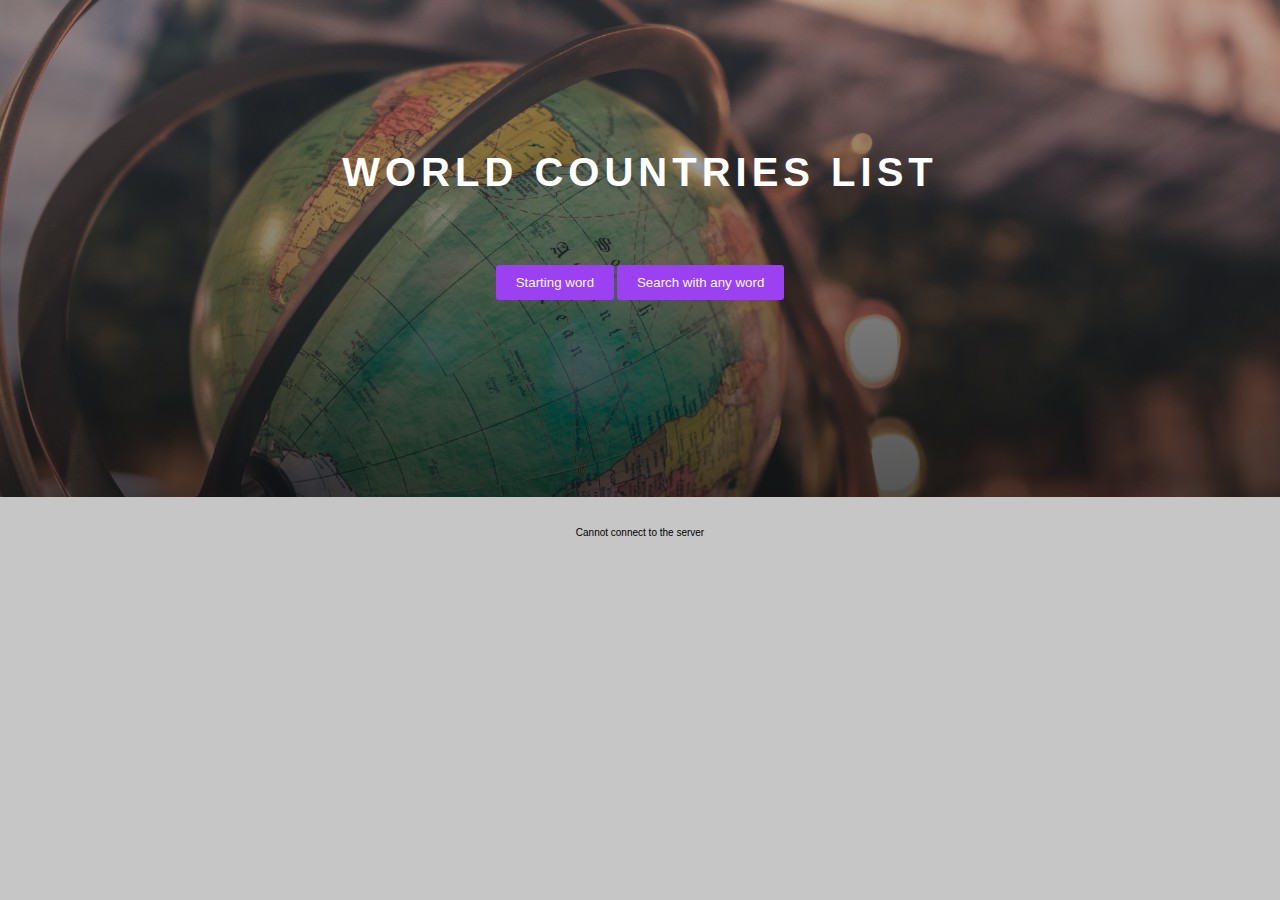
<file: 08-world-country-visualiser/index.html>
<!DOCTYPE html>
<html lang="en">
<head>
  <meta charset="UTF-8">
  <meta http-equiv="X-UA-Compatible" content="IE=edge">
  <meta name="viewport" content="width=device-width, initial-scale=1.0">
  <title>WORLD COUNTRIES LIST</title>
  <link rel="stylesheet" href="./style.css">
  <script type="module" src="./js/main.js"  defer></script>
</head>
<body>
  <div class="modal" id="modal"></div>
  <div id="overlay"></div>
  <header class="main">
    <div class="container">
        <h1 class="header__title">World Countries List</h1>
        <p class="header__total">&nbsp;</p>
        <p class="header__results">&nbsp;</p>
      <div class="main__buttons">
        <button class="main__button" id="starting-word">Starting word</button>
        <button class="main__button" id="search-word">Search with any word</button>
      </div>
      <div id="main__search" class="hidden">
        <input id="search-input" type="text">
      </div>
    </div>
  </header>
  <div class="container">
   <div id="loading">
    <div class="overlay">
      <div class="overlay__inner">
          <div class="overlay__content"><span class="spinner"></span></div>
      </div>
  </div>
   </div>
  <section class="results"></section>
    
  </div>
  
</body>
</html>
</file>
<file: 03-product-preview-card-component/css/styles.css>
@import url('https://fonts.googleapis.com/css2?family=Montserrat:wght@500;700&display=swap');
@import url('https://fonts.googleapis.com/css2?family=Fraunces:opsz,wght@9..144,700&display=swap');

/* font-family: 'Fraunces', serif;
font-family: 'Montserrat', sans-serif; 
- Very dark blue: hsl(212, 21%, 14%)
- Dark grayish blue: hsl(228, 12%, 48%)
- White: hsl(0, 0%, 100%)
*/


* {
    margin: 0;
    padding: 0;
    box-sizing: border-box;
}

h1,
h2,
p {
  margin-bottom: 15px;
}

body {
    height: 100vh;
    font-size: 14px;
    line-height: 1.5;
    background: hsl(30, 38%, 92%);
    margin: 0 auto;
    display: flex;
    flex-direction: column;
    align-items: center;
    justify-content: center;   
}
.top {
    align-self: flex-start;
    justify-content: flex-start;
}

footer {
    position: absolute;
    bottom: 20px;
}


ul {
  list-style-type: none;
}

.container {
  max-width: 600px;
  height: 450px;
  background-color: white;
  margin: 0 auto;
  
  /* border: 1px solid red; */
  border-radius: 10px;

  overflow: hidden;
  display: flex;
}

.image {
    background-image: url("../images/image-product-desktop.jpg");
    background-size: cover;
    background-repeat: no-repeat;
    flex: 1 0 300px;
    
}


.content {
    padding: 2.2em;
   
}

.content h1 {
    font-family: 'Fraunces', serif;
    color: hsl(212, 21%, 14%);
    font-size: 2.5em;
    line-height: normal;
    
}

.content h2 {
    font-family: 'Montserrat', sans-serif; 
    font-weight: 500;
    color: hsl(228, 12%, 48%);
    font-size: .8em;
    text-transform: uppercase;
    letter-spacing: .2rem;
}

.content p {
    font-family: 'Montserrat', sans-serif; 
    font-weight: 500;
    color: hsl(228, 12%, 48%);
}

.prices {
    display: flex;
    align-items: center;
}

.content .price-large {
    font-family: 'Fraunces', serif;
    color: hsl(158, 36%, 37%);
    font-size: 2.5em;
    margin-right: 10px;
}

.content .price-small {
    text-decoration: line-through;
}

.icon {
    /* width: 15px; */
    margin-right: 10px;
}
.button {
    background-color: hsl(158, 36%, 37%);
    color: white;
    width: 100%;
    padding: 14px 0;
    font-family: 'Montserrat', sans-serif; 
    font-weight: 700;
    font-size: 1em;
    border: 0px;
    border-radius: 5px;
    display: inline-flex;
  justify-content: center;
  align-items: center;
}

.button:hover {
    background-color: hsl(158, 36%, 27%);
    
}

@media (max-width: 756px) {
    h1,
    h2,
    p {
        margin-bottom: 10px;
    }


    .container {
        display: block;
        width: 300px;
        height: 600px;
    }

    .content{
        padding: 2em;
    }

    .content h1 {
        font-family: 'Fraunces', serif;
        color: hsl(212, 21%, 14%);
        font-size: 2em;
        line-height: normal;
        
    }

    .image {
        background-image: url("../images/image-product-mobile.jpg");
        background-size: cover;
        background-position: center;
        background-repeat: no-repeat;
        width: 300px;
        height: 240px;
        
        
    }
}
</file>
<file: 04-3-column-preview-card-component/css/styles.css>
@import url('https://fonts.googleapis.com/css2?family=Big+Shoulders+Display:wght@700&family=Lexend+Deca&display=swap');

* {
    margin: 0;
    padding: 0;
    box-sizing: border-box;
}

h1,
h2,
p {
  /* margin-bottom: 15px; */
}

body {
    min-height: 100vh;
    display: flex;
    align-items: center;
    justify-content: center;
    font-size: 15px;
    background-color: hsl(0, 0%, 95%);
}

/* END OF RESET */

.orange {
    background-color: hsl(31, 77%, 52%);
    color: hsl(31, 77%, 52%);
}

.blue {
    background-color: hsl(184, 100%, 22%);
    color: hsl(184, 100%, 22%);
}

.green {
    background-color: hsl(179, 100%, 13%);
    color: hsl(179, 100%, 13%);
}

.container {
    width: 830px;
    height: 450px;
    border-radius: 10px;
    overflow: hidden;
    display: flex;
}

.content{
    padding: 3rem;
    color: white;
    height: 100%;
    
}

.content img{
    height: 35px;
}

.content h1{
    text-transform: uppercase;
    color: hsla(0, 0%, 100%, 0.75);
    font-family: 'Big Shoulders Display', cursive;
    margin: 1rem 0;
    font-size: 2.3rem;

}

.content p {
    font-family: 'Lexend Deca', sans-serif;
    font-size: .95rem;
    line-height: 1.5rem;
    color: hsla(0, 0%, 100%, 0.75);
}

footer {
    position: absolute;
    bottom: 20px;
}

.button {
    background: white;
    border: 2px solid white;
    padding: 10px 20px ;
    border-radius: 20px;
    transition: 2ms;
    font-family: 'Lexend Deca', sans-serif;
    margin-top: 4rem;
}

.button:hover{
    border: 2px solid white;
    background-color: transparent;
    color: white;
}

@media (max-width: 756px) {

    .container {
        display: block;
        width: 350px;
        height: max-content;
    }

    .button {
        margin-top: 2rem;
    }

    footer{
        display: none;
    }
}
</file>
<file: 05-landing-page/css/styles.css>
@import url('https://fonts.googleapis.com/css2?family=Bai+Jamjuree:wght@400;600&display=swap');


/* 
### Primary

- Strong Cyan: hsl(171, 66%, 44%)
- Light Blue: hsl(233, 100%, 69%)

### Neutral

- Dark Grayish Blue: hsl(210, 10%, 33%)
- Grayish Blue: hsl(201, 11%, 66%)

*/


*,
html,
body {
    box-sizing: border-box;
    margin: 0;
    padding: 0;
    text-align: center;
    font-family: 'Bai Jamjuree', sans-serif;
    font-size: 18px;
    color: hsl(201, 11%, 66%);
    margin-bottom: 1rem;
}

h1,
h2,
h3,
p {
    line-height: 1.8rem;
}


a {
    text-decoration: none;
    color: inherit;
}

ul, li {
    list-style: none;
    margin: 0;
    color: hsl(210, 10%, 33%);
    font-size: 1.5rem;
    
    padding: 0 15px;
    text-align: left;
}

.logo {
    margin-bottom: 70px;
}

body {
    background-image: url(../images/bg-header-desktop.png);
    background-position: center top;
    background-repeat: no-repeat;
    background-size: 100%;
}

header {
    max-width: 694px;
    margin: 0 auto;
    margin-top: 100px;
}

img {
    max-width: 100%;
    height: auto;
}

h1,
h2,
h3 {
    color: hsl(210, 10%, 33%);
}

h1 {    
    font-size: clamp(2rem, 2.25vw, 4rem);
}

h2 {
    font-size: clamp(1.8rem, 1.5vw, 3rem);
}

h3 {
    font-size: clamp(1.4rem, 1vw, 2.5rem);
}

.ios {
    background-color: hsl(171, 66%, 44%);
}

.mac {
    background-color: hsl(233, 100%, 69%);
}

.button {
  align-items: center;
  appearance: none;
  border-radius: 24px;
  border-style: none;
  box-shadow: rgba(0, 0, 0, .2) 0 3px 5px -1px,rgba(0, 0, 0, .14) 0 6px 10px 0,rgba(0, 0, 0, .12) 0 1px 18px 0;
  box-sizing: border-box;
  color: #ffffff;
  cursor: pointer;
  display: inline-flex;
  fill: currentcolor;
  font-size: 18px;
  font-weight: 600;
  height: 48px;
  justify-content: center;
  letter-spacing: .25px;
  line-height: normal;
  max-width: 100%;
  overflow: visible;
  padding: 16px 36px;
  position: relative;
  text-align: center;
  text-transform: none;
  transition: box-shadow 280ms cubic-bezier(.4, 0, .2, 1),opacity 15ms linear 30ms,transform 270ms cubic-bezier(0, 0, .2, 1) 0ms;
  user-select: none;
  -webkit-user-select: none;
  touch-action: manipulation;
  width: auto;
  will-change: transform,opacity;
  z-index: 0;
  margin: 10px 10px;
}

.button:hover {
  background: #F6F9FE;
  color: #174ea6;
}

.button:active {
  box-shadow: 0 4px 4px 0 rgb(60 64 67 / 30%), 0 8px 12px 6px rgb(60 64 67 / 15%);
  outline: none;
}

.button:focus {
  outline: none;
  border: 2px solid #4285f4;
}

.button:not(:disabled) {
  box-shadow: rgba(60, 64, 67, .3) 0 1px 3px 0, rgba(60, 64, 67, .15) 0 4px 8px 3px;
}

.button:not(:disabled):hover {
  box-shadow: rgba(60, 64, 67, .3) 0 2px 3px 0, rgba(60, 64, 67, .15) 0 6px 10px 4px;
}

.button:not(:disabled):focus {
  box-shadow: rgba(60, 64, 67, .3) 0 1px 3px 0, rgba(60, 64, 67, .15) 0 4px 8px 3px;
}

.button:not(:disabled):active {
  box-shadow: rgba(60, 64, 67, .3) 0 4px 4px 0, rgba(60, 64, 67, .15) 0 8px 12px 6px;
}

.button:disabled {
  box-shadow: rgba(60, 64, 67, .3) 0 1px 3px 0, rgba(60, 64, 67, .15) 0 4px 8px 3px;
}

.image-info {
    width: 100%;
    /* border: 1px solid red; */
}

.image-info-container {
    display: flex;
    align-items: center;
}

.image-info-container img{
    margin-left: -150px;
}

.image-info-content {
    width: 500px;
    padding-left: 120px;
}

.image-info-content h3,
.image-info-content p {
    text-align: left;
}

.image-info-content div {
    margin-bottom: 50px;
}

.no-image-info {
    max-width: 694px;
    margin: 9rem auto;
}

.extra {
    max-width: 1100px;
    margin: 2rem auto;
}

.service-container {
    margin-top: 20px;
    display: flex;
    justify-content: space-evenly;
    gap: 40px;
}

.service {
    flex-grow: 1;
    flex-basis: 180px;    
}

.service img {
    max-height: 32px;
    width: auto;
}

.logos {
    display: flex;
    align-items: center;
    justify-content: space-evenly;
    flex-wrap: wrap;
    margin: 7em auto;
}

.fake-footer {
    background-color:hsl(0, 0%, 95%);
    margin: 0 auto;
    padding: 2rem 0;
    margin-bottom: 30px;
}

.footer-container {
    display: flex;
    align-items: center;
}

.footer-links ul {
    font-weight: 400;
    max-width: 400px;
    display: flex;
    flex-wrap: wrap;
    /* justify-content: space-evenly; */
    align-items: flex-end;
}

.footer-links a {
    font-size: 18px;
}

.footer-logo img{
    width: 50px;
    height: 50px;
    margin: 0;
}

.footer-social-media {
    flex: 1;
    margin-left: 30vh;    
}

.footer-social-media img {
    margin-left: 10px;
}

@media screen and (max-width: 756px) {
    header,
    section {
        padding: 40px;
    }

    body {
        background-image: url(../images/bg-header-mobile.png);
    }

    .no-image-info {
        max-width: 694px;
        margin: 0 auto;
    }


    .image-info-container {
        display: block;
    }

    .image-info-container img{
        margin: 0 auto;
    }

    .image-info-content{
        width: 100%;
        padding-top: 50px;
        padding-left: 0;
    }

    .image-info-content h3,
    .image-info-content p {
        text-align: center;
    }

    .service-container,
    .footer-links ul {
        display: block;
    }

    .footer-links li {
        text-align: center;
        margin: 20px 0;
    }

    .logos,
    .footer-container {
        flex-direction: column;
        justify-content: center;
        align-items: center;
    }

    .logos img {
        margin: 40px auto;
    }

    .footer-social-media {
        margin: 0 auto;      
    }

}
</file>
<file: 06-interactive-rating-component/css/styles.css>
@import url("https://fonts.googleapis.com/css2?family=Overpass:wght@400;700&display=swap");
* {
  margin: 0;
  padding: 0;
  box-sizing: border-box;
}

body {
  height: 100vh;
  background-color: black;
  color: hsl(0, 0%, 100%);
  font-size: 15px;
  font-family: "Overpass", sans-serif;
  display: flex;
  align-items: center;
  justify-content: center;
}

.hidden {
  display: none;
}

p {
  color: hsl(217, 12%, 63%);
  line-height: 1.5rem;
}

h1 {
  margin-bottom: 1rem;
  margin-top: 1rem;
}
/*


### Primary

- Orange: hsl(25, 97%, 53%)

### Neutral

- White: hsl(0, 0%, 100%)
- Light Grey: hsl(217, 12%, 63%)
- Medium Grey: hsl(216, 12%, 54%)
- Dark Blue: hsl(213, 19%, 18%)
- Very Dark Blue: hsl(216, 12%, 8%)

## Typography

### Body Copy

- Font size (paragraph): 15px

### Font

- Family: [Overpass](https://fonts.google.com/specimen/Overpass)
- Weights: 400, 700
*/
.container-rate,
.container-thanks {
  max-width: 400px;
  /* min-height: 400px; */
  height: auto;
  padding: 2rem;
  background: linear-gradient(to top, hsl(216, 12%, 8%), hsl(213, 19%, 18%));
  border-radius: 10px;
  overflow: hidden;
}

.centered {
  text-align: center;
}

.icon {
  height: 50px;
  width: 50px;
  border-radius: 50%;
  background-color: hsl(216, 12%, 8%);
  display: flex;
  align-items: center;
  justify-content: center;
}

.rating-text {
  background-color: hsl(213, 19%, 18%);
  padding: 0.5rem 0rem;
  width: 65%;
  margin: 2.5rem auto;
  border-radius: 20px;
  color: hsl(25, 97%, 53%);
}

.ratings {
  display: flex;
  gap: 1.5rem;
  margin-top: 1.5rem;
  margin-bottom: 1.5rem;
}

.rate {
  cursor: pointer;
  height: 50px;
  width: 50px;
  border-radius: 50%;
  background-color: hsl(216, 12%, 8%);
  display: flex;
  align-items: center;
  justify-content: center;
  font-size: 1.05rem;
  color: hsl(216, 12%, 54%);
  font-weight: 700;
  transition: 0.25s;
  border: none;
}

.rate:hover {
  background-color: hsl(217, 12%, 63%);
  color: white;
}

.rate.selected,
.rate:active,
.rate:focus {
  color: white;
  background: hsl(25, 97%, 53%);
}

.submit-btn {
  width: 100%;
  font-size: 1rem;
  font-weight: 700;
  padding: 1rem 2rem;
  border: none;
  background: hsl(25, 97%, 53%);
  color: white;
  border-radius: 10rem;
  cursor: pointer;
}

.submit-btn:hover {
  background-color: #fff;
  color: #444;
  box-shadow: 2px black;
}

footer {
  position: absolute;
  bottom: 20px;
}
</file>
<file: 07-rock-paper-scissors/css/styles.css>
@import url("https://fonts.googleapis.com/css2?family=Barlow+Semi+Condensed:wght@600;700&display=swap");

* {
  margin: 0;
  padding: 0;
  box-sizing: border-box;
}

html {
  min-height: 100%;
  font-family: "Barlow Semi Condensed", sans-serif;
}
* > div {
  transition: all 1s;
}

body {
  min-height: 100%;
  background: radial-gradient(hsl(214, 47%, 23%), hsl(237, 49%, 15%));
  color: white;
  font-size: 20px;
  background-repeat: no-repeat;
}

.hidden {
  display: none !important;
}

.invisible {
  opacity: 0;
}
/*

### Primary

- Scissors Gradient: hsl(39, 89%, 49%) to hsl(40, 84%, 53%)
- Paper Gradient: hsl(230, 89%, 62%) to hsl(230, 89%, 65%)
- Rock Gradient: hsl(349, 71%, 52%) to hsl(349, 70%, 56%)
- Lizard Gradient: hsl(261, 73%, 60%) to hsl(261, 72%, 63%)
- Cyan: hsl(189, 59%, 53%) to hsl(189, 58%, 57%)

### Neutral

- Dark Text: hsl(229, 25%, 31%)
- Score Text: hsl(229, 64%, 46%)
- Header Outline: hsl(217, 16%, 45%)

### Background

- Radial Gradient: hsl(214, 47%, 23%) to hsl(237, 49%, 15%)
*/

/* MAIN HEADER */

.main-header {
  margin: 0 auto;
  margin-top: 2rem;
  width: clamp(350px, 60vw, 800px);
  /* border: 1px solid red; */
  border: 4px solid hsl(217, 16%, 45%);
  border-radius: 1em;
  padding: 2%;
  display: flex;
  justify-content: space-between;
  align-items: center;
  text-transform: uppercase;
  margin-bottom: 5rem;
}

h1 {
  font-size: clamp(24px, 4vw, 48px);
  line-height: 0.8em;
}

.score {
  height: 80%;
  border-radius: 10px;
  background-color: white;
  padding: 2% 4%;
  color: hsl(229, 64%, 46%);
  text-align: center;
  /* height: clamp(4rem, 60vw, 8rem); */
}

.score h2 {
  font-size: clamp(8px, 4vw, 16px);
  letter-spacing: 0.5em;
}

.score p {
  color: hsl(229, 25%, 31%);
  font-size: clamp(16px, 8vw, 60px);
}

/* CARD STYLES */
.paper {
  background: url(../images/icon-paper.svg), white;
}
.scissor {
  background: url(../images/icon-scissors.svg), white;
}
.rock {
  background: url(../images/icon-rock.svg), white;
}

.paper,
.scissor,
.rock {
  /* background-color: white; */
  border-radius: 100%;
  height: clamp(80px, 22vw, 180px);
  aspect-ratio: 1/1;
  /* margin: 2rem; */
  transition: transform 0.6s cubic-bezier(0.76, 0, 0.24, 1),
    box-shadow 0.8s cubic-bezier(0.76, 0, 0.24, 1);
  display: flex;
  /* justify-content: center;
  align-items: center; */
  background-position: center;
  background-repeat: no-repeat;
}

/* STYLES FOR CARD BORDERS */

.paper {
  border: 0.5rem solid red;
}

.scissor {
  border: 0.5rem solid red;
}

.rock {
  border: 0.5rem solid red;
}

/* GAME START STYLES */

.game-start {
  background-image: url("../images/bg-triangle.svg");
  background-position: center;
  background-repeat: no-repeat;
  background-size: 70%;

  margin: 0 auto;
  width: clamp(150px, 60vw, 450px);
  max-height: 600px;
  display: grid;
  grid-template-columns: repeat(2, 1fr);
  grid-template-columns: 2;
}

.game-start > .paper {
  justify-self: start;
  /* border: 0.5rem solid red; */
}

.game-start > .scissor {
  justify-self: end;
  /* border: 0.5rem solid red;*/
}

.game-start > .rock {
  grid-column: 1 / span 2;
  align-items: center;
  justify-self: center;
  /* border: 0.5rem solid red; */
}

.paper:hover,
.scissor:hover,
.rock:hover {
  transform: scale(1.1);
  transform-origin: center center;
  box-shadow: inset 0 0 10px rgba(0, 0, 0, 0.25), 0 0 48px rgba(0, 0, 0, 0.35);
  transition: all 5ms;
}

/* GAME WINNER STYLES */
.selection > .paper,
.selection > .scissor,
.selection > .rock {
  /* background-color: white; */
  /* height: clamp(120px, 30vw, 200px); */
  margin: 0 auto;
  margin-top: 3rem;
  height: clamp(120px, 30vw, 200px);
}

.pick-container {
  margin: 0 auto;
  width: clamp(350px, 65vw, 1000px);
  /* border: 1px solid red; */
  display: flex;
  flex-wrap: wrap;
  align-content: center;
  justify-content: center;
}

.pick-container h2 {
  font-size: 1.6rem;
  text-transform: uppercase;
}

.game-winner {
  /* border: 1px solid red; */
  margin: 2rem 0;
  padding: 4rem;
  min-width: 150px;
  text-align: center;
  font-size: 4rem;
}

.game-winner h3 {
  font-size: 3rem;
  text-transform: uppercase;
}

.selection {
  /* width: 200px; */
  /* height: 400px; */
  text-align: center;
}
/* MODAL RULES STYLES */

.overlay {
  position: fixed;
  background: rgba(0, 0, 0, 0.7);
  top: 0;
  right: 0;
  bottom: 0;
  left: 0;
  display: none;
  z-index: 2;
}

.overlay.open {
  display: grid;
  align-items: center;
  justify-content: center;
}

.overlay h3 {
  color: grey;
  margin-bottom: 2rem;
  text-transform: uppercase;
  font-weight: 400;
}

.modal-rules {
  margin: 0 auto;
  background-color: white;
  min-width: 500px;
  border-radius: 10px;
  padding: 2rem;
  display: flex;
  flex-direction: column;
}

.modal-rules > .top {
  display: flex;
  justify-content: space-between;
  align-items: flex-start;
}

.modal-rules .close {
  background-color: transparent;
  border: none;
}

/* FOOTER STYLES */
.rules {
  position: absolute;
  bottom: 5rem;
  right: 5rem;
}

.play-btn {
  padding: 0.75rem 2.5rem;
  font-size: 1.15rem;
  background-color: white;
  border-radius: 10px;
  text-transform: uppercase;
  letter-spacing: 0.2em;
  border: none;
}

.play-btn:hover {
  color: red;
}

.rules-btn {
  padding: 0.75rem 2.5rem;
  font-size: 1.15rem;
  color: white;
  background-color: transparent;
  border: 3px solid rgba(255, 255, 255, 0.25);
  border-radius: 10px;
  text-transform: uppercase;
  letter-spacing: 0.2em;
}

.rules-btn:hover {
  background-color: rgba(255, 255, 255, 0.15);
}

footer {
  width: 100%;
  padding: 1rem;
  margin: 0 auto;
  position: absolute;
  bottom: 0px;
}

@media screen and (max-width: 650px) {
  /* footer {
    position: relative;
  }

  .rules {
    display: inline-block;
    position: relative;
    margin: 50px auto;
  } */
}
</file>
<file: css/styles.css>
/* RESET */
*,
html,
body {
  box-sizing: border-box;
  margin: 0;
  padding: 0;
}

h2,
h4,
p,
ul,
li {
  margin: 0;
}

*,
*:before,
*:after {
  box-sizing: inherit;
}
/* END OF RESET */

/* JS ANIMATION */
.hidden {
  opacity: 0;
  filter: blur(5px);
  transform: translateX(-100%);
  transition: all 2s;
}

.show {
  opacity: 1;
  filter: blur(0px);
  transform: translateX(0%);
}

.scroll {
  margin-top: 3rem;
  text-align: center;
}
/* END OF JS ANIMATION */

body {
  background-color: black;
  color: rgb(204, 204, 204);
  font-family: "Montserrat", sans-serif;
}

header {
  padding-top: 20px;
}

a {
  color: inherit;
  text-decoration: none;
}

h1 {
  margin-bottom: 10px;
}

.number {
  font-weight: 700;
  color: rgb(155, 43, 207);
  /* vertical-align: super; */
  font-size: 0.5em;
}

.exercise-container {
  /* transition: all 4s; */
}
.exercise-container h2 {
  font-size: 48px;
  font-weight: 300;
  margin-bottom: 1rem;
}

section {
  margin: 25vh auto;
}

.exercises {
  margin: 0 auto;
  max-width: 898px;
}

.exercise-container {
  padding: 1rem;
  background-color: rgb(70, 70, 70);
  display: flex;
  flex-wrap: wrap;
  align-items: flex-start;
}

.reverse {
  flex-direction: row-reverse;
}

.content {
  flex: 1;
  padding: 0 2rem;
}

footer {
  width: 100%;
  margin: 20px auto;
}

.center-text {
  text-align: center;
}

.button {
  background-color: hsl(0, 0%, 17%);
  color: white;
  margin-top: 2em;
  padding: 14px 30px;
  font-family: "Montserrat", sans-serif;
  font-weight: 700;
  font-size: 1em;
  border: 0px;
  border-radius: 5px;
  display: inline-flex;
  justify-content: center;
  align-items: center;
  transition: 5ms;
}

.button:hover {
  cursor: pointer;
  background-color: hsl(0, 0%, 54%);
}

.img {
  max-width: 400px;
  max-height: 400px;
  overflow: hidden;
  display: flex;
  align-items: center;
  justify-content: center;
}

.img img {
  width: auto;
  height: 400px;
  background-position: center;
}

@media screen and (max-width: 756px) {
  body {
    text-align: center;
  }

  .exercises {
    max-width: 400px;
  }

  section {
    margin: 10vh auto;
  }

  .exercise-container img {
    max-width: 365px;
    max-height: 300px;
    width: auto;
    height: auto;
    overflow: hidden;
    position: relative;
    background-size: contain;
  }

  .button {
    margin-top: 1em;
  }
}
</file>
<file: 01-price-card-component-main/style.css>
/* RESET */
html {
    box-sizing: border-box;
    font-family: 'Karla', sans-serif;
    font-size: 16px;
}

h2, h4, p, ul, li {
    margin: 0;
}

*, *:before, *:after {
    box-sizing: inherit;
}
/* END OF RESET */

.attribution { font-size: 11px; text-align: center; }
.attribution a { color: hsl(228, 45%, 44%); }

body{
    background-color: hsl(204, 43%, 93%);
}

#container {
    width: 634px;
    height: 476px;
    /* border: 3px solid red; */
    border-radius: 10px;
    background-color: white;
    box-shadow: 8px 7px 16px -8px rgba(14,44,87,0.42);    
    overflow: hidden;
    position: absolute;
    top:0;
    bottom: 0;
    left: 0;
    right: 0;
    margin: auto;
}

#top-section {
    width: 100%;
    height: 45%;
    padding: 40px;
    line-height: 25px;    
}

#bottom-section {
    width: 100%;
    height: 55%;
    line-height: 35px;
    display: flex;

}

#bottom-left {
    display: inline-block;
    width: 100%;
    vertical-align: top;
    background-color: hsl(179, 62%, 43%);
    padding-top: 40px;
    padding-left: 40px;
    color: white;
}

#bottom-right {
    display: inline-block;
    width: 100%;
    vertical-align: top;
    background-color: hsla(179, 62%, 43%, 0.8);
    padding-top: 40px;
    padding-left: 40px;
    color: white;
}

button {
    font-family : inherit;
    font-size: 1em;
    width: 85%;
    background-color:  hsl(71, 73%, 54%);
    color: white;
    border-radius: 5px;
    padding: 15px 32px;
    text-align: center;
    border: 1px solid rgb(187, 187, 187);
    margin-top: 10px;
    font-weight: 400;
    font-size: 1.1rem;
    box-shadow: 8px 7px 16px -8px rgba(126, 126, 126, 0.42);   
}

button:hover {
    cursor: pointer;
    background-color: hsl(218, 22%, 67%);
}


#top-section h2 {
    color: hsl(179, 62%, 43%);
    font-weight: 700;
    margin-bottom: 20px;
}

#top-section h4 {
    color: hsl(71, 73%, 54%);
    font-weight: 700;
    font-size: 1.1rem;
    margin-bottom: 10px;
}

#top-section p {
    color: hsl(218, 22%, 67%);
    font-weight: 400;
}

#price {
    font-weight: 700;
    font-size: 2rem;
}

#price, #duration {
    display: inline-block;
}

#duration {
    position: relative;
    top: -5px;
    font-size: 0.8rem;
    opacity: 0.7;
}

ul {
    list-style-type: none;
    padding: 0;
    font-size: 0.9rem;
    line-height: 20px;
    opacity: 0.8;
}

footer {
    position:absolute;
    margin: 0 auto;
    bottom: 0;
    text-align: center;
}

@media screen and (max-width: 675px) {
  #container {
    width: 340px;
    height: 670px;
  }
  button{
    margin-bottom: 30px;
  }
  ul{
    padding-bottom: 20px;
  } 
  #bottom-section {
    display: flex;
    flex-direction: column;
  }
  
  #top-section {
    height: 35%;
    padding: 20px;
    }
  
  #bottom-right {
    padding-top: 20px;
    padding-left: 20px;
  }
 
  #bottom-left{
    padding-top: 20px;
    padding-left: 20px;
  }
}
</file>
<file: 01-qr-code-component/css/style.css>
/* RESET */
html {
    /* box-sizing: border-box; */
    height: 100%;
}

h2, h4, p, ul, li {
    margin: 0;
}

*, *:before, *:after {
    box-sizing: inherit;
}
/* END OF RESET */

* {
    font-family: 'Outfit', sans-serif;
    font-size: 15px;
}

body {
    background-color: #d5e1ef;
    display: flex;
    flex-direction: column;
    min-height: 100vh;
}

.attribution { font-size: 11px; text-align: center; }
.attribution a { color: hsl(228, 45%, 44%); }

img {
    max-width: 100%;
    max-height: 100%;
    border-radius: 15px;
}

.container{
    flex: 1;
    background-color: white;
    width: 325px;
    height: 500px;
    position: fixed;
    top: 50%;
    left: 50%;
    transform: translate(-50%, -50%);
    border-radius: 15px;
    overflow: hidden;
    padding: 15px;
    box-shadow: 8px 7px 16px -8px rgba(50, 50, 50, 0.20);
    margin-bottom: -50px;   
}
p {
    text-align: center;
    color: hsl(218, 44%, 22%);
    margin: 20px;
}

#title {
    font-size: 1.5rem;
    font-weight: 700;    
}

#body-text{
    color: hsl(220, 15%, 55%);
}

footer {
    position: absolute;
    bottom: 20px;
    width: 100%;
    text-align: center;
}
</file>
<file: 02-price-card-component/style.css>
/* RESET */
html {
    box-sizing: border-box;
    font-family: 'Karla', sans-serif;
    font-size: 16px;
}

h2, h4, p, ul, li {
    margin: 0;
}

*, *:before, *:after {
    box-sizing: inherit;
}
/* END OF RESET */

.attribution { font-size: 11px; text-align: center; }
.attribution a { color: hsl(228, 45%, 44%); }

body{
    background-color: hsl(204, 43%, 93%);
}

#container {
    width: 634px;
    height: 476px;
    /* border: 3px solid red; */
    border-radius: 10px;
    background-color: white;
    box-shadow: 8px 7px 16px -8px rgba(14,44,87,0.42);    
    overflow: hidden;
    position: absolute;
    top:0;
    bottom: 0;
    left: 0;
    right: 0;
    margin: auto;
}

#top-section {
    width: 100%;
    height: 45%;
    padding: 40px;
    line-height: 25px;    
}

#bottom-section {
    width: 100%;
    height: 55%;
    line-height: 35px;
    display: flex;

}

#bottom-left {
    display: inline-block;
    width: 100%;
    vertical-align: top;
    background-color: hsl(179, 62%, 43%);
    padding-top: 40px;
    padding-left: 40px;
    color: white;
}

#bottom-right {
    display: inline-block;
    width: 100%;
    vertical-align: top;
    background-color: hsla(179, 62%, 43%, 0.8);
    padding-top: 40px;
    padding-left: 40px;
    color: white;
}

button {
    font-family : inherit;
    font-size: 1em;
    width: 85%;
    background-color:  hsl(71, 73%, 54%);
    color: white;
    border-radius: 5px;
    padding: 15px 32px;
    text-align: center;
    border: 1px solid rgb(187, 187, 187);
    margin-top: 10px;
    font-weight: 400;
    font-size: 1.1rem;
    box-shadow: 8px 7px 16px -8px rgba(126, 126, 126, 0.42);   
}

button:hover {
    cursor: pointer;
    background-color: hsl(218, 22%, 67%);
}


#top-section h2 {
    color: hsl(179, 62%, 43%);
    font-weight: 700;
    margin-bottom: 20px;
}

#top-section h4 {
    color: hsl(71, 73%, 54%);
    font-weight: 700;
    font-size: 1.1rem;
    margin-bottom: 10px;
}

#top-section p {
    color: hsl(218, 22%, 67%);
    font-weight: 400;
}

#price {
    font-weight: 700;
    font-size: 2rem;
}

#price, #duration {
    display: inline-block;
}

#duration {
    position: relative;
    top: -5px;
    font-size: 0.8rem;
    opacity: 0.7;
}

ul {
    list-style-type: none;
    padding: 0;
    font-size: 0.9rem;
    line-height: 20px;
    opacity: 0.8;
}

footer {
    position:absolute;
    width: 99%;
    margin: 0 auto;
    bottom: 20px;
    text-align: center;
}

@media screen and (max-width: 675px) {
  #container {
    width: 340px;
    height: 670px;
  }
  button{
    margin-bottom: 30px;
  }
  ul{
    padding-bottom: 20px;
  } 
  #bottom-section {
    display: flex;
    flex-direction: column;
  }
  
  #top-section {
    height: 35%;
    padding: 20px;
    }
  
  #bottom-right {
    padding-top: 20px;
    padding-left: 20px;
  }
 
  #bottom-left{
    padding-top: 20px;
    padding-left: 20px;
  }
}
</file>
<file: 08-world-country-visualiser/style.css>
/* Basic Reset */
*,
*::after,
*::before{
  box-sizing: inherit;
  margin: 0;
  padding: 0;
}

html{
  /* 1 rem = 10px */
  font-size: 62.5%;
  font-family: sans-serif;
  text-align: center;
}

body{
  box-sizing: border-box;
  background-color: #ededed;
  height: 100vh;
  background: rgb(198, 198, 198);
}
 
img{
  /* responsive images inside div's */
  max-width: 100%; 
}

/* End of Reset */


/* LOADER */
.overlay {
  left: 0;
  top: 0;
  width: 100%;
  height: 100%;
  position: fixed;
  background: #222;
}

.overlay__inner {
  left: 0;
  top: 0;
  width: 100%;
  height: 100%;
  position: absolute;
}

.overlay__content {
  left: 50%;
  position: absolute;
  top: 50%;
  transform: translate(-50%, -50%);
}

.spinner {
  width: 75px;
  height: 75px;
  display: inline-block;
  border-width: 2px;
  border-color: rgba(255, 255, 255, 0.05);
  border-top-color: #fff;
  animation: spin 1s infinite linear;
  border-radius: 100%;
  border-style: solid;
}

@keyframes spin {
  100% {
    transform: rotate(360deg);
  }
}
#loading{
  visibility: hidden;
}

#loading.display{
  visibility: visible;
}

@keyframes spin {
  from {
    transform: rotate(0deg);
  }
  to{
    transform: rotate(360deg);
  }
}

/* END OF LOADER */

.container{
  max-width: 1200px;
  width: 80%;
  margin: 0 auto;
  position: relative;
}

.main{
  padding: 15rem 0;
  background-image: 
    linear-gradient(to bottom, rgba(126, 126, 126, 0.52), rgba(20, 20, 20, 0.73)),
    url("./img/globe-2.jpg");
  background-size: cover;
  background-blend-mode: multiply;
  color: white;
}

.header__title{
  text-transform: uppercase;
  font-size: 4rem;
  letter-spacing: 5px;
 
}

.header__total{
  font-size: 2rem;
}

.header__results{
  font-size: 1.5rem;
}
.header__title,
.header__total,
.header__results,
.main__buttons{
  margin-bottom: 1rem;
}

.main__button{
  cursor: pointer;
  border: none;
  padding: 10px 20px;
  border-radius: 3px;
  background-color: #9c41f2;
  color: aliceblue;
  font-family: inherit;
}

.selected,
.main__button:hover{
  background-color: #6621a7;
}

#search-input{
  font-family: inherit;
  font-size: 1.5rem;
  margin: 0 auto;
  padding: 1rem 2rem;
  border: none;
  width: 80%;
  transition: all .3s;

}

#search-input::placeholder{
  text-align: center;
}

#search-input:focus{
  outline: none;
  width: 35%;
}

#search-input__button{
  border: none;
  background: none;
}

.results{
  display: flex;
  flex-wrap: wrap;
  gap: 1rem;
  padding: 3rem;
  justify-content: center;
}


.country{
  border-radius: 10px;
  border: 1px solid whitesmoke;
  display: grid;
  place-items: center;
  padding: 1rem;
  background-color: #1a1933;
  color: white;
  font-size: 1.4rem;

}


.country__flag img{
  background-size: cover;
}


.hidden{
  visibility: hidden;
}
.country__box{
  display: flex;
  flex-direction: column;
  height: 100%;
  align-content: space-between;
  justify-content: space-between;
}

.country__link{
  text-decoration: none;
  color: inherit;
  display: contents;
}

.modal{
  position: fixed;
  top: 50%;
  left: 50%;
  transform: translate(-50%, -50%) scale(0);
  z-index: 100;
  border: 1px solid black;
  border-radius: 5px;
  padding: 2rem;
  background-color: white;
  width: 60rem;
  max-width: 80%;
  transition: .2ms ease-in-out;
}

.modal.active{
  transform: translate(-50%, -50%) scale(1);

}

.modal-header{
  display: flex;
  justify-content: space-between;
  align-items: center;
  padding: 2rem 0;
  border-bottom: 1px solid black;
  margin-bottom: 2rem;
}

.modal-header .close-button{
  background: none;
  border: none;
  outline: none;
  font-size: 3rem;
  cursor: pointer;
}
.modal-content{
  display: block;
}
.modal-content__flag{
  margin-bottom: 2rem;
}
.modal-content__info{
  font-size: 1.6rem;
}

.modal-content__info > p{
  margin-bottom: 2rem;
  text-align: left;
}
.modal-body{
  padding: 2rem 0;
}

#overlay {
  opacity: 0;
  position: fixed;
  top: 0;
  bottom: 0;
  left: 0;
  right: 0;
  background-color: rgba(0,0,0,0.75);
  z-index: 50;
  pointer-events: none;
  transition: .2ms ease-in-out;
}

#overlay.active{
  pointer-events: all;
  opacity: 1;
}

@media screen and (min-width: 1200px) {
  .country{
    width: 14rem;
    height: 14rem;
  }

  .modal-content__flag{
    width: 20rem;
  }

  .modal-content{
    display: flex;
    gap: 2rem;
  }

  
  #search-input{
    width: 40%;
  }
}
</file>
